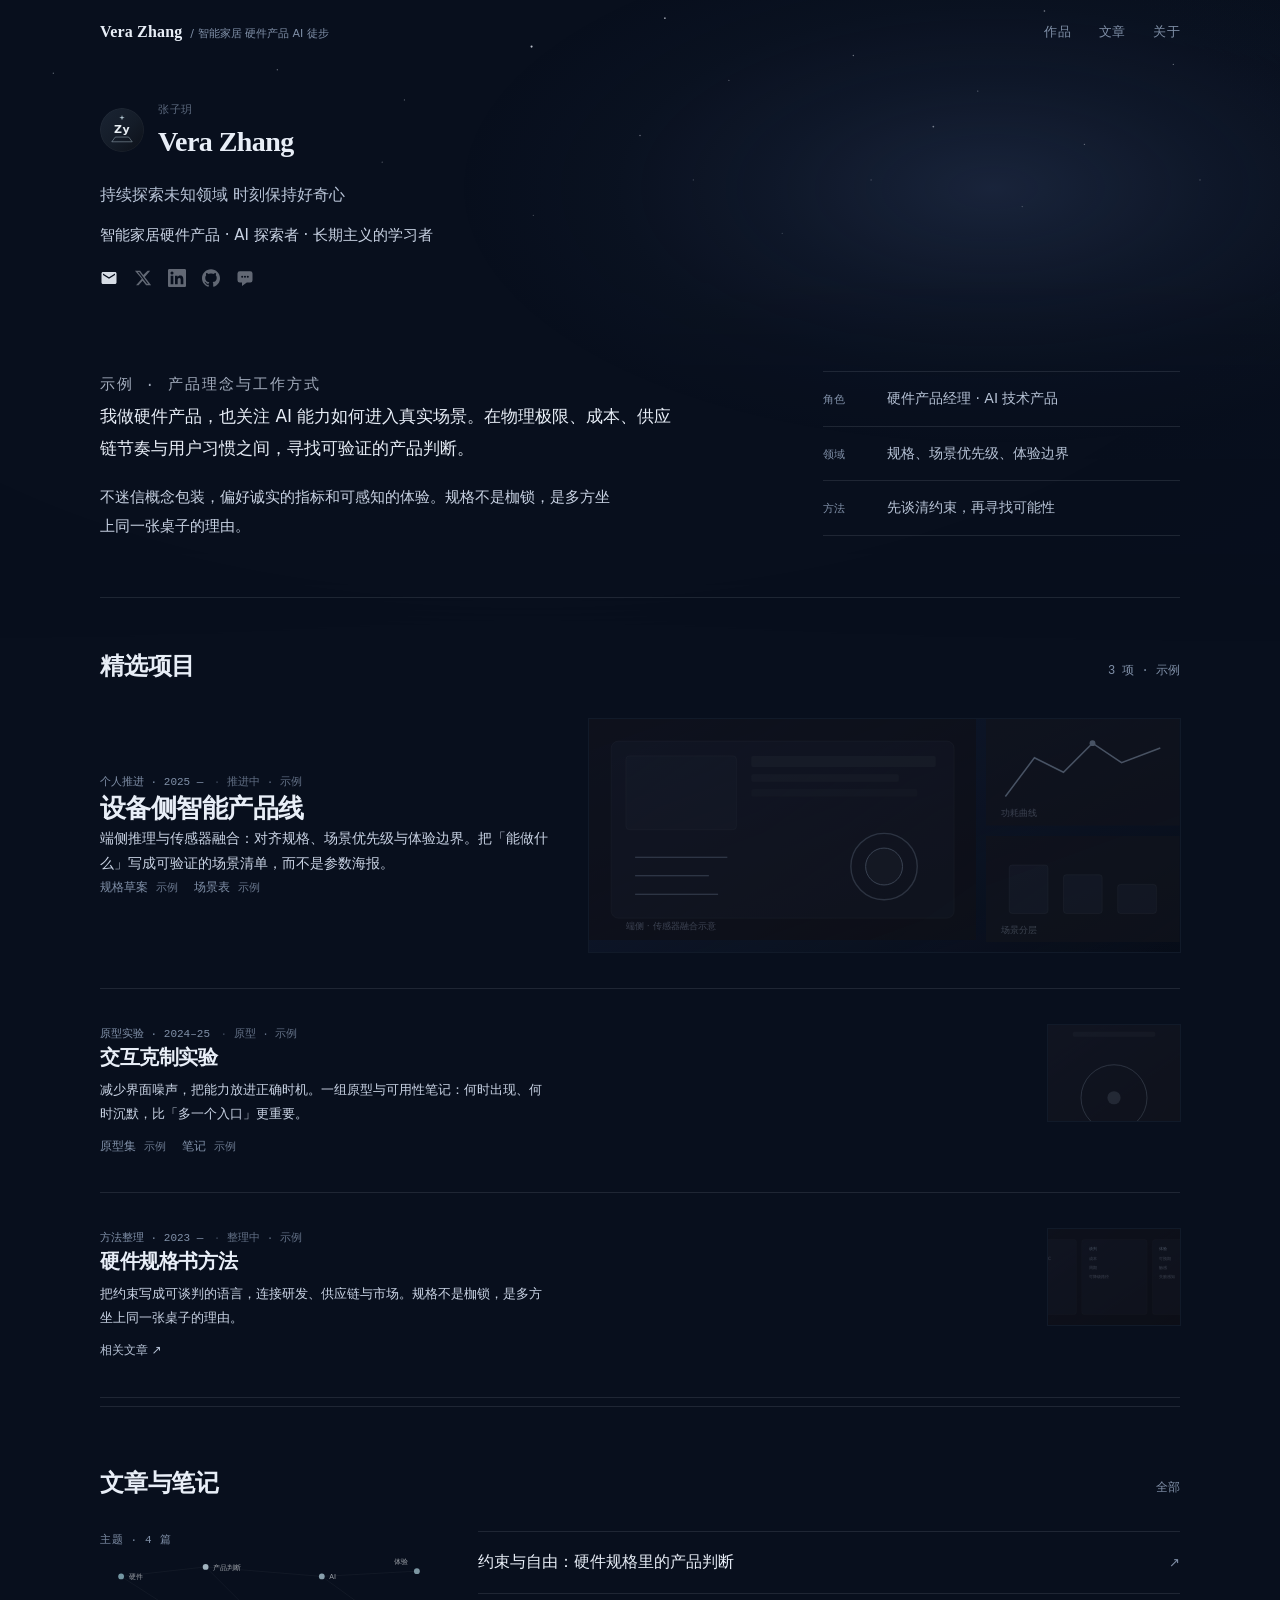
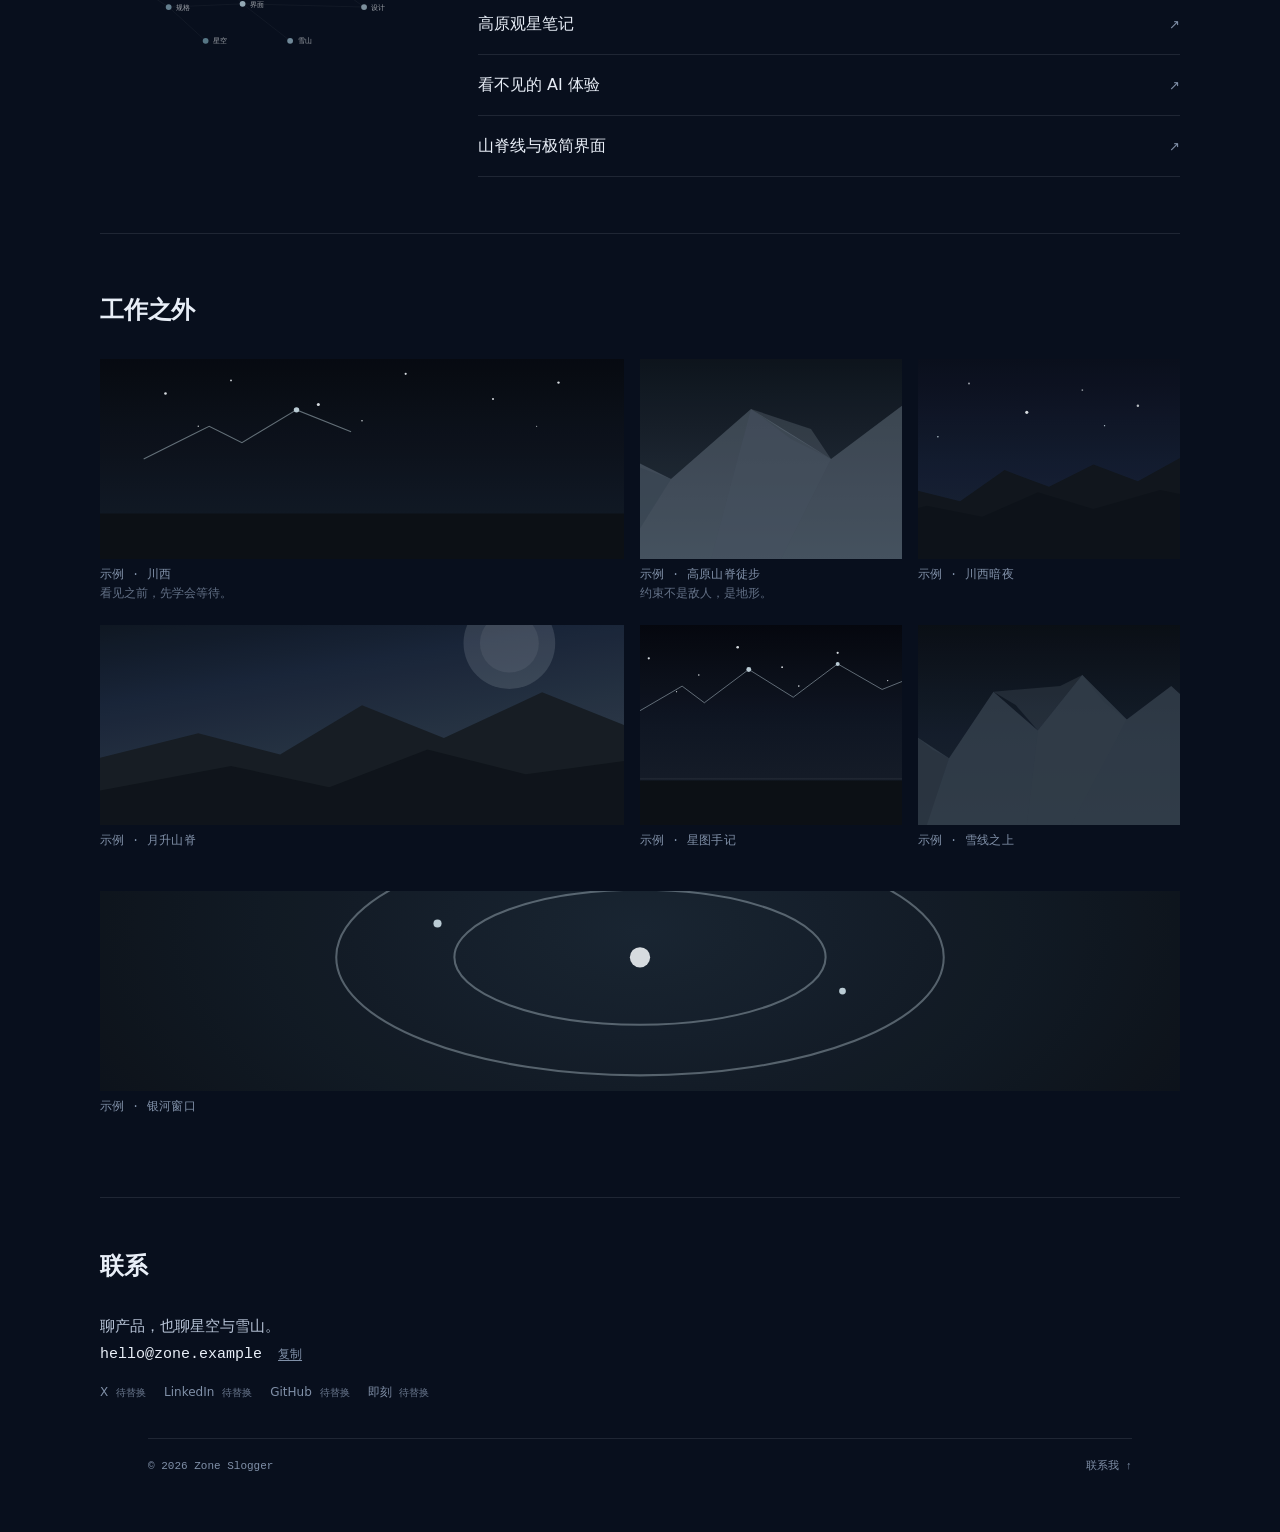
<file: index.html>
<!DOCTYPE html>
<html lang="zh-CN">
<head>
  <meta charset="UTF-8" />
  <meta name="viewport" content="width=device-width, initial-scale=1" />
  <meta name="description" content="Zone Slogger — 硬件产品经理 + AI 技术产品。产品、星空与雪山。" />
  <meta name="theme-color" content="#080F1D" />
  <title>Zone Slogger</title>
  <link rel="icon" href="data:image/svg+xml,%3Csvg xmlns='http://www.w3.org/2000/svg' viewBox='0 0 32 32'%3E%3Crect width='32' height='32' fill='%23080F1D'/%3E%3Cpath d='M16 6l1.2 3.8L21 11l-3.8 1.2L16 16l-1.2-3.8L11 11l3.8-1.2L16 6z' fill='%23c8dde8'/%3E%3Cpath d='M6 24h20l-4-6H10l-4 6z' fill='none' stroke='%23c8dde8' stroke-width='1.25'/%3E%3C/svg%3E" />
  <link rel="stylesheet" href="assets/styles.css" />
  <link rel="stylesheet" href="assets/home.css" />
</head>
<body class="home">
  <a class="skip-link" href="#main">跳到主要内容</a>

  <header class="topbar" id="top">
    <div class="topbar__inner">
      <a class="wordmark" href="#top">
        <span class="wordmark__name">Vera Zhang</span>
        <span class="wordmark__suffix">/ 智能家居 硬件产品 AI  徒步</span>
      </a>
      <button class="nav-toggle" type="button" aria-expanded="false" aria-controls="site-nav" aria-label="打开菜单">
        <span class="nav-toggle__bars" aria-hidden="true"></span>
      </button>
      <nav class="topnav" id="site-nav" aria-label="站点导航">
        <a href="#work">作品</a>
        <a href="#writing">文章</a>
        <a href="#about">关于</a>
      </nav>
    </div>
  </header>

  <!-- Full-bleed atmosphere (not clipped by .shell) -->
  <div class="sky" aria-hidden="true">
    <div class="sky__glow"></div>
    <div class="sky__vignette"></div>
        <svg class="sky__stars" viewBox="0 0 1440 720" preserveAspectRatio="xMidYMid slice" aria-hidden="true">
          <circle cx="86" cy="64" r="1.3" opacity="0.90"/>
          <circle cx="168" cy="128" r="0.8" opacity="0.48"/>
          <circle cx="240" cy="52" r="1.1" opacity="0.72"/>
          <circle cx="312" cy="176" r="0.75" opacity="0.42"/>
          <circle cx="390" cy="96" r="1.55" opacity="0.95"/>
          <circle cx="455" cy="210" r="0.7" opacity="0.38"/>
          <circle cx="520" cy="70" r="0.9" opacity="0.55"/>
          <circle cx="598" cy="150" r="1.2" opacity="0.80"/>
          <circle cx="670" cy="40" r="0.8" opacity="0.50"/>
          <circle cx="748" cy="118" r="1.0" opacity="0.62"/>
          <circle cx="820" cy="188" r="0.7" opacity="0.36"/>
          <circle cx="890" cy="78" r="1.35" opacity="0.88"/>
          <circle cx="960" cy="160" r="0.8" opacity="0.45"/>
          <circle cx="1035" cy="55" r="1.1" opacity="0.68"/>
          <circle cx="1100" cy="200" r="0.75" opacity="0.40"/>
          <circle cx="1175" cy="110" r="0.9" opacity="0.52"/>
          <circle cx="1250" cy="48" r="1.2" opacity="0.78"/>
          <circle cx="1320" cy="170" r="0.7" opacity="0.42"/>
          <circle cx="1380" cy="90" r="0.85" opacity="0.50"/>
          <circle cx="140" cy="240" r="0.7" opacity="0.34"/>
          <circle cx="430" cy="280" r="0.75" opacity="0.32"/>
          <circle cx="720" cy="250" r="0.9" opacity="0.40"/>
          <circle cx="980" cy="300" r="0.7" opacity="0.30"/>
          <circle cx="1220" cy="260" r="0.8" opacity="0.36"/>
          <circle cx="60" cy="180" r="0.75" opacity="0.38"/>
          <circle cx="1050" cy="240" r="1.0" opacity="0.48"/>
          <circle cx="300" cy="320" r="0.7" opacity="0.28"/>
          <circle cx="600" cy="340" r="0.7" opacity="0.26"/>
          <circle cx="880" cy="360" r="0.7" opacity="0.24"/>
          <circle cx="1350" cy="300" r="0.75" opacity="0.32"/>
          <circle cx="200" cy="90" r="0.8" opacity="0.44"/>
          <circle cx="780" cy="300" r="0.7" opacity="0.28"/>
          <circle cx="1150" cy="330" r="0.75" opacity="0.30"/>
        </svg>
  </div>

  <div class="shell">
    <main id="main">
      <!-- Hero -->
      <section class="hero" aria-label="简介">
        <div class="hero__content">
          <div class="hero__identity">
<div class="hero__avatar" aria-hidden="true">
          <svg viewBox="0 0 112 112" role="img" aria-label="Zy">
            <defs>
              <linearGradient id="avGrad" x1="0" y1="0" x2="1" y2="1">
                <stop offset="0%" stop-color="#1a2433"/>
                <stop offset="55%" stop-color="#141c28"/>
                <stop offset="100%" stop-color="#0c1018"/>
              </linearGradient>
            </defs>
            <circle cx="56" cy="56" r="56" fill="url(#avGrad)"/>
            <circle cx="56" cy="56" r="55" fill="none" stroke="#ffffff18" stroke-width="1"/>
            <path d="M56 18l1.6 5L63 24.6l-5.4 1.7L56 31.4l-1.6-5.1L49 24.6l5.4-1.6L56 18z" fill="#c8dde8" opacity="0.85"/>
            <text x="56" y="64" text-anchor="middle" fill="#e8eef3" font-family="system-ui,sans-serif" font-size="28" font-weight="600" letter-spacing="1">Zy</text>
            <path d="M30 86h52l-9-12H39L30 86z" fill="none" stroke="#c8dde8" stroke-width="1.4" opacity="0.7"/>
          </svg>
        </div>
            <div class="hero__who">
        <p class="hero__eyebrow">张子玥</p>
              <h1 class="hero__name">Vera Zhang</h1>
            </div>
          </div>
        <p class="hero__headline">持续探索未知领域 时刻保持好奇心</p>
          <p class="hero__bio">智能家居硬件产品 · AI 探索者 · 长期主义的学习者</p>
          <div class="hero__meta">
            <div class="hero__social" aria-label="社交链接">
              <a class="icon-link" href="mailto:hello@zone.example" title="邮箱" aria-label="邮箱">
                <svg viewBox="0 0 24 24" width="17" height="17" aria-hidden="true"><path fill="currentColor" d="M20 4H4c-1.1 0-2 .9-2 2v12c0 1.1.9 2 2 2h16c1.1 0 2-.9 2-2V6c0-1.1-.9-2-2-2zm0 4-8 5L4 8V6l8 5 8-5v2z"/></svg>
              </a>
              <a class="icon-link pending" href="#" title="待替换" aria-label="X（待替换）">
                <svg viewBox="0 0 24 24" width="17" height="17" aria-hidden="true"><path fill="currentColor" d="M18.244 2.25h3.308l-7.227 8.26 8.502 11.24H16.17l-4.714-6.231-5.401 6.231H2.744l7.727-8.828L1.254 2.25H8.08l4.258 5.686L18.244 2.25zm-1.161 17.52h1.833L7.084 4.126H5.117L17.083 19.77z"/></svg>
              </a>
              <a class="icon-link pending" href="#" title="待替换" aria-label="LinkedIn（待替换）">
                <svg viewBox="0 0 24 24" width="17" height="17" aria-hidden="true"><path fill="currentColor" d="M20.447 20.452h-3.554v-5.569c0-1.328-.027-3.037-1.852-3.037-1.853 0-2.136 1.445-2.136 2.939v5.667H9.351V9h3.414v1.561h.046c.477-.9 1.637-1.85 3.37-1.85 3.601 0 4.267 2.37 4.267 5.455v6.286zM5.337 7.433a2.062 2.062 0 01-2.063-2.065 2.064 2.064 0 112.063 2.065zm1.782 13.019H3.555V9h3.564v11.452zM22.225 0H1.771C.792 0 0 .774 0 1.729v20.542C0 23.227.792 24 1.771 24h20.451C23.2 24 24 23.227 24 22.271V1.729C24 .774 23.2 0 22.222 0h.003z"/></svg>
              </a>
              <a class="icon-link pending" href="#" title="待替换" aria-label="GitHub（待替换）">
                <svg viewBox="0 0 24 24" width="17" height="17" aria-hidden="true"><path fill="currentColor" d="M12 .297c-6.63 0-12 5.373-12 12 0 5.303 3.438 9.8 8.205 11.385.6.113.82-.258.82-.577 0-.285-.01-1.04-.015-2.04-3.338.724-4.042-1.61-4.042-1.61C4.422 18.07 3.633 17.7 3.633 17.7c-1.087-.744.084-.729.084-.729 1.205.084 1.838 1.236 1.838 1.236 1.07 1.835 2.809 1.305 3.495.998.108-.776.417-1.305.76-1.605-2.665-.3-5.466-1.332-5.466-5.93 0-1.31.465-2.38 1.235-3.22-.135-.303-.54-1.523.105-3.176 0 0 1.005-.322 3.3 1.23.96-.267 1.98-.399 3-.405 1.02.006 2.04.138 3 .405 2.28-1.552 3.285-1.23 3.285-1.23.645 1.653.24 2.873.12 3.176.765.84 1.23 1.91 1.23 3.22 0 4.61-2.805 5.625-5.475 5.92.42.36.81 1.096.81 2.22 0 1.606-.015 2.896-.015 3.286 0 .315.21.69.825.57C20.565 22.092 24 17.592 24 12.297c0-6.627-5.373-12-12-12"/></svg>
              </a>
              <a class="icon-link pending" href="#" title="待替换" aria-label="即刻（待替换）">
                <svg viewBox="0 0 24 24" width="17" height="17" aria-hidden="true"><path fill="currentColor" d="M5 3h14a3 3 0 013 3v9a3 3 0 01-3 3h-4.6L8 22.5V18H5a3 3 0 01-3-3V6a3 3 0 013-3zm3.25 6.1a1.35 1.35 0 100 2.7 1.35 1.35 0 000-2.7zm3.75 0a1.35 1.35 0 100 2.7 1.35 1.35 0 000-2.7zm3.75 0a1.35 1.35 0 100 2.7 1.35 1.35 0 000-2.7z"/></svg>
              </a>
            </div>
          </div>
        </div>
      </section>

      <!-- About -->
      <section class="about" id="about" aria-labelledby="about-heading">
        <h2 class="sr-only" id="about-heading">关于</h2>
        <div class="about__grid">
          <div class="about__copy">
          <p class="about__label">示例 · 产品理念与工作方式</p>
            <p class="about__lede">我做硬件产品，也关注 AI 能力如何进入真实场景。在物理极限、成本、供应链节奏与用户习惯之间，寻找可验证的产品判断。</p>
            <p>不迷信概念包装，偏好诚实的指标和可感知的体验。规格不是枷锁，是多方坐上同一张桌子的理由。</p>
          </div>
          <div class="about__side">
            <dl class="about__facts">
            <div><dt>角色</dt><dd>硬件产品经理 · AI 技术产品</dd></div>
            <div><dt>领域</dt><dd>规格、场景优先级、体验边界</dd></div>
            <div><dt>方法</dt><dd>先谈清约束，再寻找可能性</dd></div>
            </dl>
          </div>
        </div>
      </section>

      <!-- Selected Work -->
      <section class="work" id="work" aria-labelledby="work-heading">
        <div class="sec-head">
          <h2 class="sec-head__title" id="work-heading">精选项目</h2>
          <span class="sec-head__meta">3 项 · 示例</span>
        </div>
        <div class="work__list">
        <article class="project">
          <div class="project__inner">
            <div class="project__text">
              <p class="project-eyebrow">个人推进 · 2025 — <span class="badge">推进中 · 示例</span></p>
              <h3 class="project-title">设备侧智能产品线</h3>
              <p class="project-desc">端侧推理与传感器融合：对齐规格、场景优先级与体验边界。把「能做什么」写成可验证的场景清单，而不是参数海报。</p>
              <div class="project-links">
                <span class="project-link muted">规格草案 <small>示例</small></span>
                <span class="project-link muted">场景表 <small>示例</small></span>
              </div>
            </div>
            <div class="project-band__media" aria-hidden="true">
              <div class="proj-visual proj-visual--main">
                <svg viewBox="0 0 420 240" preserveAspectRatio="xMidYMid slice">
                  <rect width="420" height="240" fill="#0a1220"/>
                  <rect x="24" y="24" width="372" height="192" rx="8" fill="#101c2e" stroke="#ffffff14"/>
                  <rect x="40" y="40" width="120" height="80" rx="4" fill="#162436" stroke="#ffffff12"/>
                  <rect x="176" y="40" width="200" height="12" rx="2" fill="#ffffff14"/>
                  <rect x="176" y="60" width="160" height="8" rx="2" fill="#ffffff10"/>
                  <rect x="176" y="76" width="180" height="8" rx="2" fill="#ffffff0a"/>
                  <g stroke="#A9CBE0" stroke-width="1.2" fill="none" opacity=".7">
                    <path d="M50 150 H150"/><path d="M50 170 H130"/><path d="M50 190 H140"/>
                  </g>
                  <circle cx="320" cy="160" r="36" fill="none" stroke="#A9CBE0" stroke-width="1.5" opacity=".5"/>
                  <circle cx="320" cy="160" r="20" fill="#A9CBE018" stroke="#A9CBE0" stroke-width="1" opacity=".8"/>
                  <text x="40" y="228" fill="#8a9bb0" font-size="10" font-family="system-ui,sans-serif">端侧 · 传感器融合示意</text>
                </svg>
              </div>
              <div class="proj-visual-stack">
                <div class="proj-visual">
                  <svg viewBox="0 0 200 110" preserveAspectRatio="xMidYMid slice">
                    <rect width="200" height="110" fill="#0e1a2c"/>
                    <path d="M20 80 L50 40 L80 55 L110 25 L140 45 L180 30" fill="none" stroke="#A9CBE0" stroke-width="1.5"/>
                    <circle cx="110" cy="25" r="3" fill="#A9CBE0"/>
                    <text x="16" y="100" fill="#8a9bb0" font-size="9" font-family="system-ui,sans-serif">功耗曲线</text>
                  </svg>
                </div>
                <div class="proj-visual">
                  <svg viewBox="0 0 200 110" preserveAspectRatio="xMidYMid slice">
                    <rect width="200" height="110" fill="#0e1a2c"/>
                    <rect x="24" y="30" width="40" height="50" rx="3" fill="#182840" stroke="#ffffff18"/>
                    <rect x="80" y="40" width="40" height="40" rx="3" fill="#182840" stroke="#ffffff18"/>
                    <rect x="136" y="50" width="40" height="30" rx="3" fill="#182840" stroke="#ffffff18"/>
                    <text x="16" y="100" fill="#8a9bb0" font-size="9" font-family="system-ui,sans-serif">场景分层</text>
                  </svg>
                </div>
              </div>
            </div>
          </div>
        </article>

        <article class="project project--compact">
          <div class="project__inner">
            <div class="project__text">
              <p class="project-eyebrow">原型实验 · 2024–25 <span class="badge">原型 · 示例</span></p>
              <h3 class="project-title">交互克制实验</h3>
              <p class="project-desc">减少界面噪声，把能力放进正确时机。一组原型与可用性笔记：何时出现、何时沉默，比「多一个入口」更重要。</p>
              <div class="project-links">
                <span class="project-link muted">原型集 <small>示例</small></span>
                <span class="project-link muted">笔记 <small>示例</small></span>
              </div>
            </div>
            <div class="project-band__media project-band__media--posters project-band__media--thumb" aria-hidden="true">
              <div class="poster">
                <svg viewBox="0 0 160 220" preserveAspectRatio="xMidYMid slice">
                  <rect width="160" height="220" fill="#101c2e"/>
                  <rect x="20" y="40" width="120" height="8" rx="2" fill="#ffffff20"/>
                  <rect x="30" y="60" width="100" height="6" rx="2" fill="#ffffff12"/>
                  <rect x="40" y="100" width="80" height="80" rx="40" fill="none" stroke="#A9CBE0" stroke-width="1.2" opacity=".5"/>
                  <circle cx="80" cy="140" r="8" fill="#A9CBE0" opacity=".35"/>
                  <text x="80" y="200" text-anchor="middle" fill="#8a9bb0" font-size="10" font-family="system-ui,sans-serif">时机</text>
                </svg>
              </div>
              <div class="poster">
                <svg viewBox="0 0 160 220" preserveAspectRatio="xMidYMid slice">
                  <rect width="160" height="220" fill="#0c1524"/>
                  <path d="M30 180 L80 40 L130 180 Z" fill="none" stroke="#A9CBE0" stroke-width="1" opacity=".6"/>
                  <line x1="50" y1="140" x2="110" y2="140" stroke="#ffffff18"/>
                  <text x="80" y="200" text-anchor="middle" fill="#8a9bb0" font-size="10" font-family="system-ui,sans-serif">噪声</text>
                </svg>
              </div>
              <div class="poster">
                <svg viewBox="0 0 160 220" preserveAspectRatio="xMidYMid slice">
                  <rect width="160" height="220" fill="#121e30"/>
                  <g stroke="#ffffff14" stroke-width="1">
                    <line x1="20" y1="50" x2="140" y2="50"/><line x1="20" y1="80" x2="140" y2="80"/>
                    <line x1="20" y1="110" x2="140" y2="110"/><line x1="20" y1="140" x2="100" y2="140"/>
                  </g>
                  <rect x="20" y="50" width="60" height="4" fill="#A9CBE0" opacity=".4"/>
                  <text x="80" y="200" text-anchor="middle" fill="#8a9bb0" font-size="10" font-family="system-ui,sans-serif">克制</text>
                </svg>
              </div>
            </div>
          </div>
        </article>

        <article class="project project--compact">
          <div class="project__inner">
            <div class="project__text">
              <p class="project-eyebrow">方法整理 · 2023 — <span class="badge">整理中 · 示例</span></p>
              <h3 class="project-title">硬件规格书方法</h3>
              <p class="project-desc">把约束写成可谈判的语言，连接研发、供应链与市场。规格不是枷锁，是多方坐上同一张桌子的理由。</p>
              <div class="project-links">
                <a class="project-link" href="articles/constraint-and-freedom.html">相关文章 ↗</a>
              </div>
            </div>
            <div class="project-band__media project-band__media--thumb" aria-hidden="true">
              <div class="proj-visual proj-visual--wide">
                <svg viewBox="0 0 520 220" preserveAspectRatio="xMidYMid slice">
                  <rect width="520" height="220" fill="#0a1220"/>
                  <g font-family="system-ui,sans-serif" font-size="10" fill="#8a9bb0">
                    <rect x="24" y="24" width="150" height="172" rx="6" fill="#101c2e" stroke="#ffffff14"/>
                    <text x="40" y="48" fill="#A9CBE0">约束</text>
                    <text x="40" y="72">温度 −20～55℃</text>
                    <text x="40" y="92">功耗包络</text>
                    <text x="40" y="112">天线净空</text>
                    <rect x="186" y="24" width="150" height="172" rx="6" fill="#101c2e" stroke="#ffffff14"/>
                    <text x="202" y="48" fill="#A9CBE0">谈判</text>
                    <text x="202" y="72">成本</text>
                    <text x="202" y="92">周期</text>
                    <text x="202" y="112">可降级路径</text>
                    <rect x="348" y="24" width="150" height="172" rx="6" fill="#101c2e" stroke="#ffffff14"/>
                    <text x="364" y="48" fill="#A9CBE0">体验</text>
                    <text x="364" y="72">可预期</text>
                    <text x="364" y="92">触感</text>
                    <text x="364" y="112">失败感知</text>
                  </g>
                </svg>
              </div>
            </div>
          </div>
        </article>
        </div>
      </section>

      <!-- Journal -->
      <section class="journal" id="writing" aria-labelledby="writing-heading">
        <div class="sec-head">
          <h2 class="sec-head__title" id="writing-heading">文章与笔记</h2>
          <a class="sec-head__link" href="#writing">全部</a>
        </div>
        <div class="journal__layout">
          <div class="journal__map">
            <p class="journal__map-label">主题 · 4 篇</p>
          <div class="constellation" role="img" aria-label="文章主题星图：硬件、AI、星空、设计">
            <svg viewBox="0 0 640 220" class="constellation__svg" preserveAspectRatio="xMidYMid meet">
              <g stroke="#ffffff1a" stroke-width="1" fill="none">
                <line x1="40" y1="50" x2="200" y2="32"/>
                <line x1="200" y1="32" x2="420" y2="50"/>
                <line x1="420" y1="50" x2="600" y2="40"/>
                <line x1="40" y1="50" x2="130" y2="108"/>
                <line x1="200" y1="32" x2="270" y2="102"/>
                <line x1="420" y1="50" x2="500" y2="108"/>
                <line x1="130" y1="108" x2="270" y2="102"/>
                <line x1="270" y1="102" x2="500" y2="108"/>
                <line x1="130" y1="108" x2="200" y2="172"/>
                <line x1="270" y1="102" x2="360" y2="172"/>
              </g>
              <g font-family="system-ui,sans-serif" font-size="13" fill="#c4c8cd">
                <circle cx="40" cy="50" r="5.5" fill="#8eb8c4"/><text x="54" y="55">硬件</text>
                <circle cx="200" cy="32" r="5.5" fill="#c8dde8"/><text x="214" y="37">产品判断</text>
                <circle cx="420" cy="50" r="5.5" fill="#a8c4d0"/><text x="434" y="55">AI</text>
                <circle cx="600" cy="40" r="5.5" fill="#9ab8c4"/><text x="556" y="26">体验</text>
                <circle cx="130" cy="108" r="5.5" fill="#7a9aab"/><text x="144" y="113">规格</text>
                <circle cx="270" cy="102" r="5.5" fill="#b8d0dc"/><text x="284" y="107">界面</text>
                <circle cx="500" cy="108" r="5.5" fill="#9ab0bc"/><text x="514" y="113">设计</text>
                <circle cx="200" cy="172" r="5.5" fill="#6a90a0"/><text x="214" y="177">星空</text>
                <circle cx="360" cy="172" r="5.5" fill="#8aa8b8"/><text x="374" y="177">雪山</text>
              </g>
            </svg>
          </div>
          </div>
          <div class="journal__list">
            <ul class="post-list">
            <li>
              <a class="post-row" href="articles/constraint-and-freedom.html">
                <span class="post-row__title">约束与自由：硬件规格里的产品判断</span>
                <span class="post-row__chev" aria-hidden="true">↗</span>
              </a>
            </li>
            <li>
              <a class="post-row" href="articles/highland-stargazing-notes.html">
                <span class="post-row__title">高原观星笔记</span>
                <span class="post-row__chev" aria-hidden="true">↗</span>
              </a>
            </li>
            <li>
              <a class="post-row" href="articles/invisible-ai-ux.html">
                <span class="post-row__title">看不见的 AI 体验</span>
                <span class="post-row__chev" aria-hidden="true">↗</span>
              </a>
            </li>
            <li>
              <a class="post-row" href="articles/mountain-lines-minimal-ui.html">
                <span class="post-row__title">山脊线与极简界面</span>
                <span class="post-row__chev" aria-hidden="true">↗</span>
              </a>
            </li>
            </ul>
          </div>
        </div>
      </section>

      <!-- Beyond Work -->
      <section class="beyond" id="beyond" aria-labelledby="beyond-heading">
        <div class="sec-head">
          <h2 class="sec-head__title" id="beyond-heading">工作之外</h2>
        </div>
        <div class="beyond__wall" aria-label="照片墙">
          <figure class="photo-tile">
            <div class="photo-tile__frame" aria-hidden="true"><svg viewBox="0 0 480 200" preserveAspectRatio="xMidYMid slice">
                  <defs>
                    <linearGradient id="intSky" x1="0" y1="0" x2="0" y2="1">
                      <stop offset="0%" stop-color="#060a12"/><stop offset="100%" stop-color="#152030"/>
                    </linearGradient>
                  </defs>
                  <rect width="480" height="200" fill="url(#intSky)"/>
                  <g fill="#e8eef3"><circle cx="60" cy="40" r="1.2"/><circle cx="120" cy="28" r=".8"/><circle cx="200" cy="50" r="1.4"/><circle cx="280" cy="22" r="1"/><circle cx="360" cy="45" r=".9"/><circle cx="420" cy="30" r="1.1"/><circle cx="90" cy="70" r=".6"/><circle cx="240" cy="65" r=".7"/><circle cx="400" cy="70" r=".5"/></g>
                  <path d="M40 100 L100 70 L130 85 L180 55 L230 75" fill="none" stroke="#c8dde8" stroke-width="1" opacity=".5"/>
                  <circle cx="180" cy="55" r="2.5" fill="#c8dde8"/>
                  <path d="M0 200 V150 L480 150 V200 Z" fill="#0c1218"/>
                </svg></div>
            <figcaption class="photo-tile__cap">
              <span class="photo-tile__place">示例 · 川西</span>
              <span class="photo-tile__note">看见之前，先学会等待。</span>
            </figcaption>
          </figure>
          <figure class="photo-tile">
            <div class="photo-tile__frame" aria-hidden="true"><svg viewBox="0 0 480 200" preserveAspectRatio="xMidYMid slice">
                  <defs>
                    <linearGradient id="intRidge" x1="0" y1="0" x2="0" y2="1">
                      <stop offset="0%" stop-color="#0e1620"/><stop offset="100%" stop-color="#2a3848"/>
                    </linearGradient>
                  </defs>
                  <rect width="480" height="200" fill="url(#intRidge)"/>
                  <path d="M0 200 L80 90 L140 120 L220 50 L300 100 L380 40 L480 95 V200 Z" fill="#6a7a8a" opacity=".5"/>
                  <path d="M0 200 L80 90 L100 105 L140 120 L90 200 Z" fill="#3a4858" opacity=".55"/>
                  <path d="M220 50 L260 80 L300 100 L250 200 L180 200 Z" fill="#4a5868" opacity=".45"/>
                  <path d="M220 50 L250 70 L300 100 L280 70 Z" fill="#8a9aaa" opacity=".25"/>
                </svg></div>
            <figcaption class="photo-tile__cap">
              <span class="photo-tile__place">示例 · 高原山脊徒步</span>
              <span class="photo-tile__note">约束不是敌人，是地形。</span>
            </figcaption>
          </figure>
          <figure class="photo-tile">
            <div class="photo-tile__frame" aria-hidden="true"><svg viewBox="0 0 320 180" preserveAspectRatio="xMidYMid slice">
                <defs>
                  <linearGradient id="sky1" x1="0" y1="0" x2="0" y2="1">
                    <stop offset="0%" stop-color="#0a1020"/><stop offset="60%" stop-color="#152038"/><stop offset="100%" stop-color="#1c2a3a"/>
                  </linearGradient>
                </defs>
                <rect width="320" height="180" fill="url(#sky1)"/>
                <circle cx="40" cy="36" r="1.2" fill="#e8eef3" opacity=".9"/><circle cx="88" cy="22" r=".9" fill="#e8eef3" opacity=".7"/>
                <circle cx="140" cy="48" r="1.4" fill="#e8eef3"/><circle cx="190" cy="28" r=".8" fill="#e8eef3" opacity=".65"/>
                <circle cx="240" cy="42" r="1.1" fill="#e8eef3" opacity=".85"/><circle cx="280" cy="18" r="1" fill="#e8eef3" opacity=".75"/>
                <circle cx="60" cy="70" r=".7" fill="#c8dde8"/><circle cx="210" cy="60" r=".6" fill="#c8dde8"/>
                <path d="M0 180 L0 130 L40 118 L80 128 L120 100 L160 115 L200 95 L240 110 L280 88 L320 105 L320 180 Z" fill="#121820"/>
                <path d="M0 180 L0 145 L50 132 L100 142 L150 120 L200 135 L260 118 L320 130 L320 180 Z" fill="#0e141c" opacity=".9"/>
              </svg></div>
            <figcaption class="photo-tile__cap">
              <span class="photo-tile__place">示例 · 川西暗夜</span>
            </figcaption>
          </figure>
          <figure class="photo-tile">
            <div class="photo-tile__frame" aria-hidden="true"><svg viewBox="0 0 320 180" preserveAspectRatio="xMidYMid slice">
                <defs>
                  <linearGradient id="sky2" x1="0" y1="0" x2="0.3" y2="1">
                    <stop offset="0%" stop-color="#081018"/><stop offset="40%" stop-color="#1a2840"/><stop offset="100%" stop-color="#3a4a58"/>
                  </linearGradient>
                </defs>
                <rect width="320" height="180" fill="url(#sky2)"/>
                <ellipse cx="250" cy="40" rx="28" ry="28" fill="#dce6ef" opacity=".15"/>
                <ellipse cx="250" cy="40" rx="18" ry="18" fill="#e8eef3" opacity=".08"/>
                <path d="M0 180 V110 L60 95 L110 108 L160 78 L210 98 L270 70 L320 90 V180 Z" fill="#182028"/>
                <path d="M0 180 V130 L80 115 L140 128 L200 105 L260 120 L320 112 V180 Z" fill="#10161e"/>
              </svg></div>
            <figcaption class="photo-tile__cap">
              <span class="photo-tile__place">示例 · 月升山脊</span>
            </figcaption>
          </figure>
          <figure class="photo-tile">
            <div class="photo-tile__frame" aria-hidden="true"><svg viewBox="0 0 320 180" preserveAspectRatio="xMidYMid slice">
                <defs>
                  <linearGradient id="sky3" x1="0" y1="0" x2="0" y2="1">
                    <stop offset="0%" stop-color="#050810"/><stop offset="50%" stop-color="#101828"/><stop offset="100%" stop-color="#1a2230"/>
                  </linearGradient>
                </defs>
                <rect width="320" height="180" fill="url(#sky3)"/>
                <g fill="#e8eef3">
                  <circle cx="50" cy="30" r="1"/><circle cx="95" cy="45" r=".7"/><circle cx="130" cy="20" r="1.2"/>
                  <circle cx="170" cy="38" r=".8"/><circle cx="220" cy="25" r="1"/><circle cx="265" cy="50" r=".6"/>
                  <circle cx="300" cy="32" r=".9"/><circle cx="75" cy="60" r=".5"/><circle cx="185" cy="55" r=".7"/>
                </g>
                <path d="M20 90 L80 55 L100 70 L140 40 L180 65 L220 35 L260 58 L300 42" fill="none" stroke="#c8dde8" stroke-width=".8" opacity=".55"/>
                <circle cx="140" cy="40" r="2.2" fill="#c8dde8"/><circle cx="220" cy="35" r="1.8" fill="#c8dde8"/>
                <path d="M0 180 V140 L320 140 V180 Z" fill="#0c1218"/>
                <rect x="0" y="138" width="320" height="1" fill="#ffffff14"/>
              </svg></div>
            <figcaption class="photo-tile__cap">
              <span class="photo-tile__place">示例 · 星图手记</span>
            </figcaption>
          </figure>
          <figure class="photo-tile">
            <div class="photo-tile__frame" aria-hidden="true"><svg viewBox="0 0 320 180" preserveAspectRatio="xMidYMid slice">
                <defs>
                  <linearGradient id="sky4" x1="0" y1="0" x2="0" y2="1">
                    <stop offset="0%" stop-color="#0a1018"/><stop offset="55%" stop-color="#152030"/><stop offset="100%" stop-color="#1c2836"/>
                  </linearGradient>
                </defs>
                <rect width="320" height="180" fill="url(#sky4)"/>
                <path d="M0 180 L40 100 L70 120 L110 60 L150 95 L190 45 L230 85 L270 55 L320 100 V180 Z" fill="#3e4c5c" opacity=".7"/>
                <path d="M0 180 L40 100 L55 112 L70 120 L50 180 Z" fill="#2a3644" opacity=".65"/>
                <path d="M150 95 L190 45 L210 70 L230 85 L180 180 L140 180 Z" fill="#344250" opacity=".6"/>
                <path d="M110 60 L130 72 L150 95 L190 45 L170 55 Z" fill="#6a7a8a" opacity=".22"/>
              </svg></div>
            <figcaption class="photo-tile__cap">
              <span class="photo-tile__place">示例 · 雪线之上</span>
            </figcaption>
          </figure>
          <figure class="photo-tile photo-tile--full">
            <div class="photo-tile__frame" aria-hidden="true"><svg viewBox="0 0 320 180" preserveAspectRatio="xMidYMid slice">
                <defs>
                  <radialGradient id="sky5" cx="50%" cy="40%" r="70%">
                    <stop offset="0%" stop-color="#1a2838"/><stop offset="100%" stop-color="#0a1018"/>
                  </radialGradient>
                </defs>
                <rect width="320" height="180" fill="url(#sky5)"/>
                <g stroke="#c8dde8" stroke-width=".6" fill="none" opacity=".4">
                  <ellipse cx="160" cy="80" rx="90" ry="35"/><ellipse cx="160" cy="80" rx="55" ry="20"/>
                </g>
                <circle cx="160" cy="80" r="3" fill="#e8eef3"/>
                <circle cx="100" cy="70" r="1.2" fill="#c8dde8"/><circle cx="220" cy="90" r="1" fill="#c8dde8"/>
                <circle cx="140" cy="50" r=".8" fill="#e8eef3"/><circle cx="190" cy="55" r=".7" fill="#e8eef3"/>
                <path d="M0 180 V150 Q80 130 160 148 T320 145 V180 Z" fill="#10161e"/>
              </svg></div>
            <figcaption class="photo-tile__cap">
              <span class="photo-tile__place">示例 · 银河窗口</span>
            </figcaption>
          </figure>
        </div>
      </section>

      <!-- Contact -->
      <section class="contact" id="contact" aria-labelledby="contact-heading">
        <div class="sec-head">
          <h2 class="sec-head__title" id="contact-heading">联系</h2>
        </div>
        <div class="social-card">
          <p class="social-card__note">聊产品，也聊星空与雪山。</p>
          <div class="email-row">
            <a id="emailText" href="mailto:hello@zone.example">hello@zone.example</a>
            <button id="copyEmail" type="button" data-email="hello@zone.example">复制</button>
          </div>
          <p id="copyStatus" class="sr-only" role="status" aria-live="polite"></p>
          <ul class="social-pending" aria-label="社交账号待替换">
              <li><a href="#">X</a> <small>待替换</small></li>
              <li><a href="#">LinkedIn</a> <small>待替换</small></li>
              <li><a href="#">GitHub</a> <small>待替换</small></li>
              <li><a href="#">即刻</a> <small>待替换</small></li>
          </ul>
        </div>
      </section>
    </main>

    <footer class="site-foot">
      <span>© 2026 Zone Slogger</span>
      <a href="#contact">联系我 ↑</a>
    </footer>
  </div>

  <script src="assets/site.js"></script>
</body>
</html>
</file>
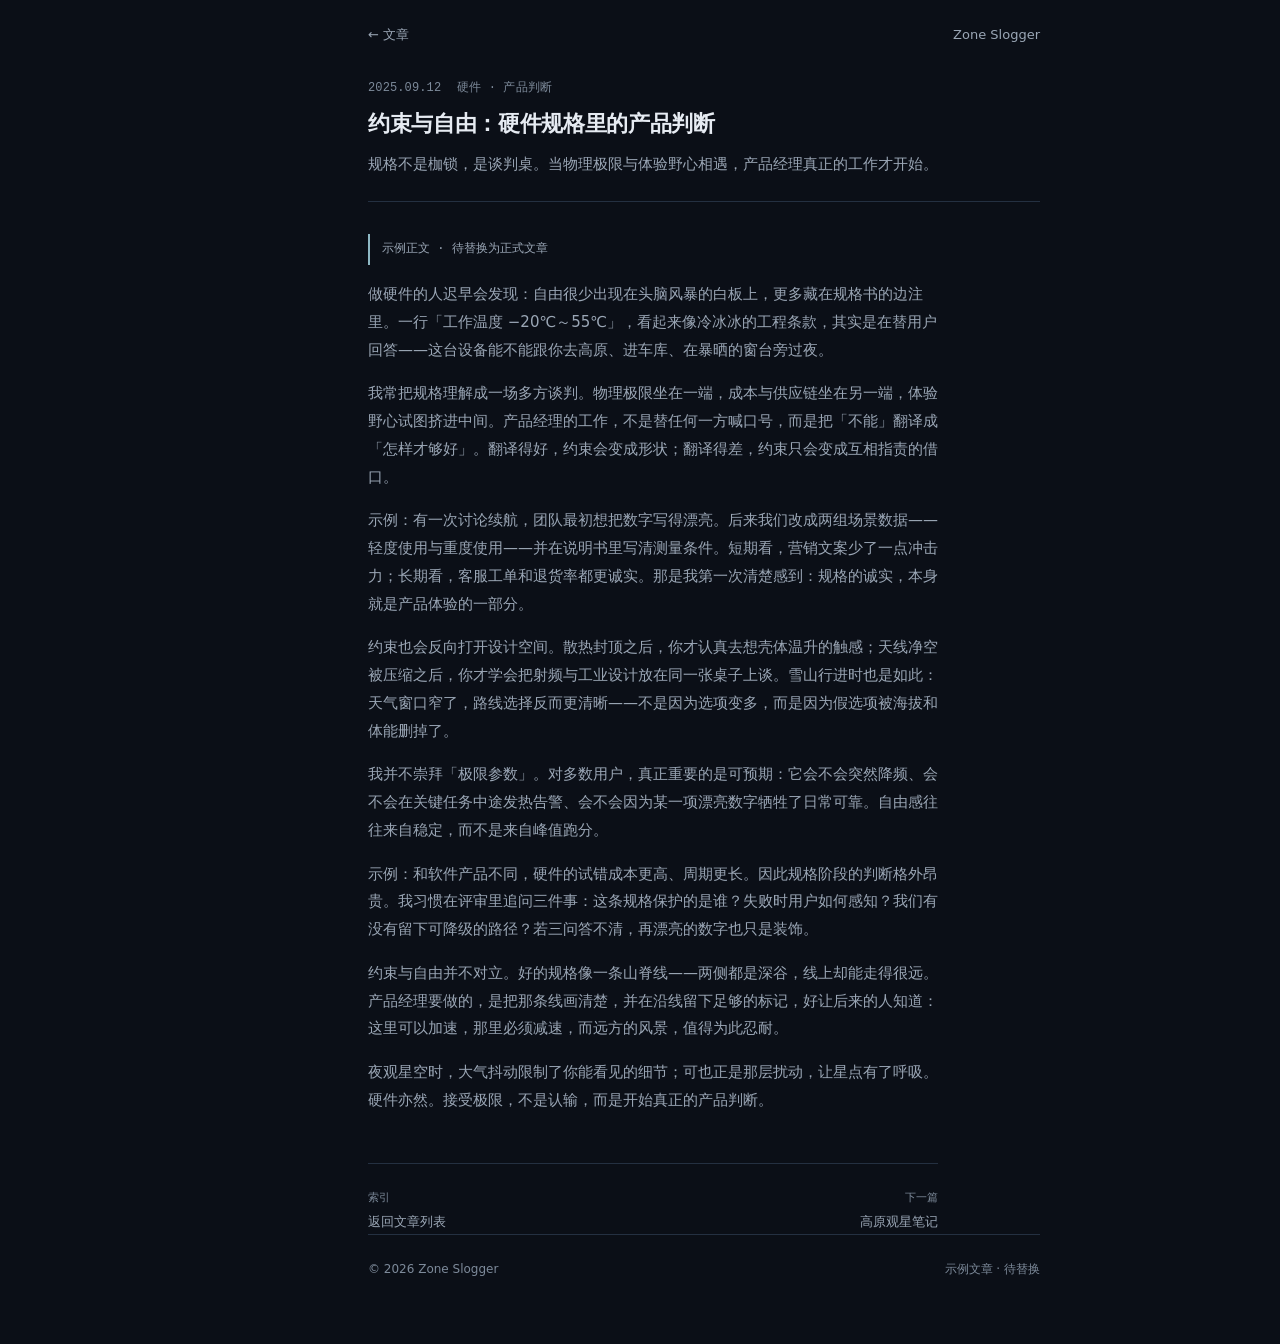
<file: articles/constraint-and-freedom.html>
<!DOCTYPE html>
<html lang="zh-CN">
<head>
  <meta charset="UTF-8" />
  <meta name="viewport" content="width=device-width, initial-scale=1" />
  <meta name="description" content="约束与自由：硬件规格里的产品判断 — Zone Slogger" />
  <meta name="theme-color" content="#0b0f17" />
  <title>约束与自由：硬件规格里的产品判断 — Zone Slogger</title>
  <link rel="icon" href="data:image/svg+xml,%3Csvg xmlns='http://www.w3.org/2000/svg' viewBox='0 0 32 32'%3E%3Crect width='32' height='32' fill='%230b0f17'/%3E%3Cpath d='M16 6l1.2 3.8L21 11l-3.8 1.2L16 16l-1.2-3.8L11 11l3.8-1.2L16 6z' fill='%238eb8c4'/%3E%3Cpath d='M6 24h20l-4-6H10l-4 6z' fill='none' stroke='%238eb8c4' stroke-width='1.25'/%3E%3C/svg%3E" />
  <link rel="stylesheet" href="../assets/styles.css" />
</head>
<body class="article-page">
  <a class="skip-link" href="#article-main">跳到正文</a>

  <div class="page">
    <nav class="article-nav" aria-label="文章导航">
      <a href="../index.html#writing">← 文章</a>
      <a href="../index.html">Zone Slogger</a>
    </nav>

    <main id="article-main">
      <header class="article-header">
        <div class="article-header__meta">
          <time class="meta" datetime="2025-09-12">2025.09.12</time>
          <span class="meta">硬件 · 产品判断</span>
        </div>
        <h1>约束与自由：硬件规格里的产品判断</h1>
        <p class="article-deck">规格不是枷锁，是谈判桌。当物理极限与体验野心相遇，产品经理真正的工作才开始。</p>
      </header>

      <article class="article-body">

      <p class="sample-note">示例正文 · 待替换为正式文章</p>

<p>
        做硬件的人迟早会发现：自由很少出现在头脑风暴的白板上，更多藏在规格书的边注里。一行「工作温度 −20℃～55℃」，看起来像冷冰冰的工程条款，其实是在替用户回答——这台设备能不能跟你去高原、进车库、在暴晒的窗台旁过夜。
      </p>
<p>
        我常把规格理解成一场多方谈判。物理极限坐在一端，成本与供应链坐在另一端，体验野心试图挤进中间。产品经理的工作，不是替任何一方喊口号，而是把「不能」翻译成「怎样才够好」。翻译得好，约束会变成形状；翻译得差，约束只会变成互相指责的借口。
      </p>
<p>
        示例：有一次讨论续航，团队最初想把数字写得漂亮。后来我们改成两组场景数据——轻度使用与重度使用——并在说明书里写清测量条件。短期看，营销文案少了一点冲击力；长期看，客服工单和退货率都更诚实。那是我第一次清楚感到：规格的诚实，本身就是产品体验的一部分。
      </p>
<p>
        约束也会反向打开设计空间。散热封顶之后，你才认真去想壳体温升的触感；天线净空被压缩之后，你才学会把射频与工业设计放在同一张桌子上谈。雪山行进时也是如此：天气窗口窄了，路线选择反而更清晰——不是因为选项变多，而是因为假选项被海拔和体能删掉了。
      </p>
<p>
        我并不崇拜「极限参数」。对多数用户，真正重要的是可预期：它会不会突然降频、会不会在关键任务中途发热告警、会不会因为某一项漂亮数字牺牲了日常可靠。自由感往往来自稳定，而不是来自峰值跑分。
      </p>
<p>
        示例：和软件产品不同，硬件的试错成本更高、周期更长。因此规格阶段的判断格外昂贵。我习惯在评审里追问三件事：这条规格保护的是谁？失败时用户如何感知？我们有没有留下可降级的路径？若三问答不清，再漂亮的数字也只是装饰。
      </p>
<p>
        约束与自由并不对立。好的规格像一条山脊线——两侧都是深谷，线上却能走得很远。产品经理要做的，是把那条线画清楚，并在沿线留下足够的标记，好让后来的人知道：这里可以加速，那里必须减速，而远方的风景，值得为此忍耐。
      </p>
<p>
        夜观星空时，大气抖动限制了你能看见的细节；可也正是那层扰动，让星点有了呼吸。硬件亦然。接受极限，不是认输，而是开始真正的产品判断。
      </p>
        <nav class="article-end" aria-label="上下篇">
          <a class="dir" href="../index.html#writing"><span>索引</span>返回文章列表</a>
          <a class="dir dir--next" href="highland-stargazing-notes.html"><span>下一篇</span>高原观星笔记</a>
        </nav>
      </article>
    </main>

    <footer class="site-footer">
      <span>© 2026 Zone Slogger</span>
      <span>示例文章 · 待替换</span>
    </footer>
  </div>
</body>
</html>
</file>
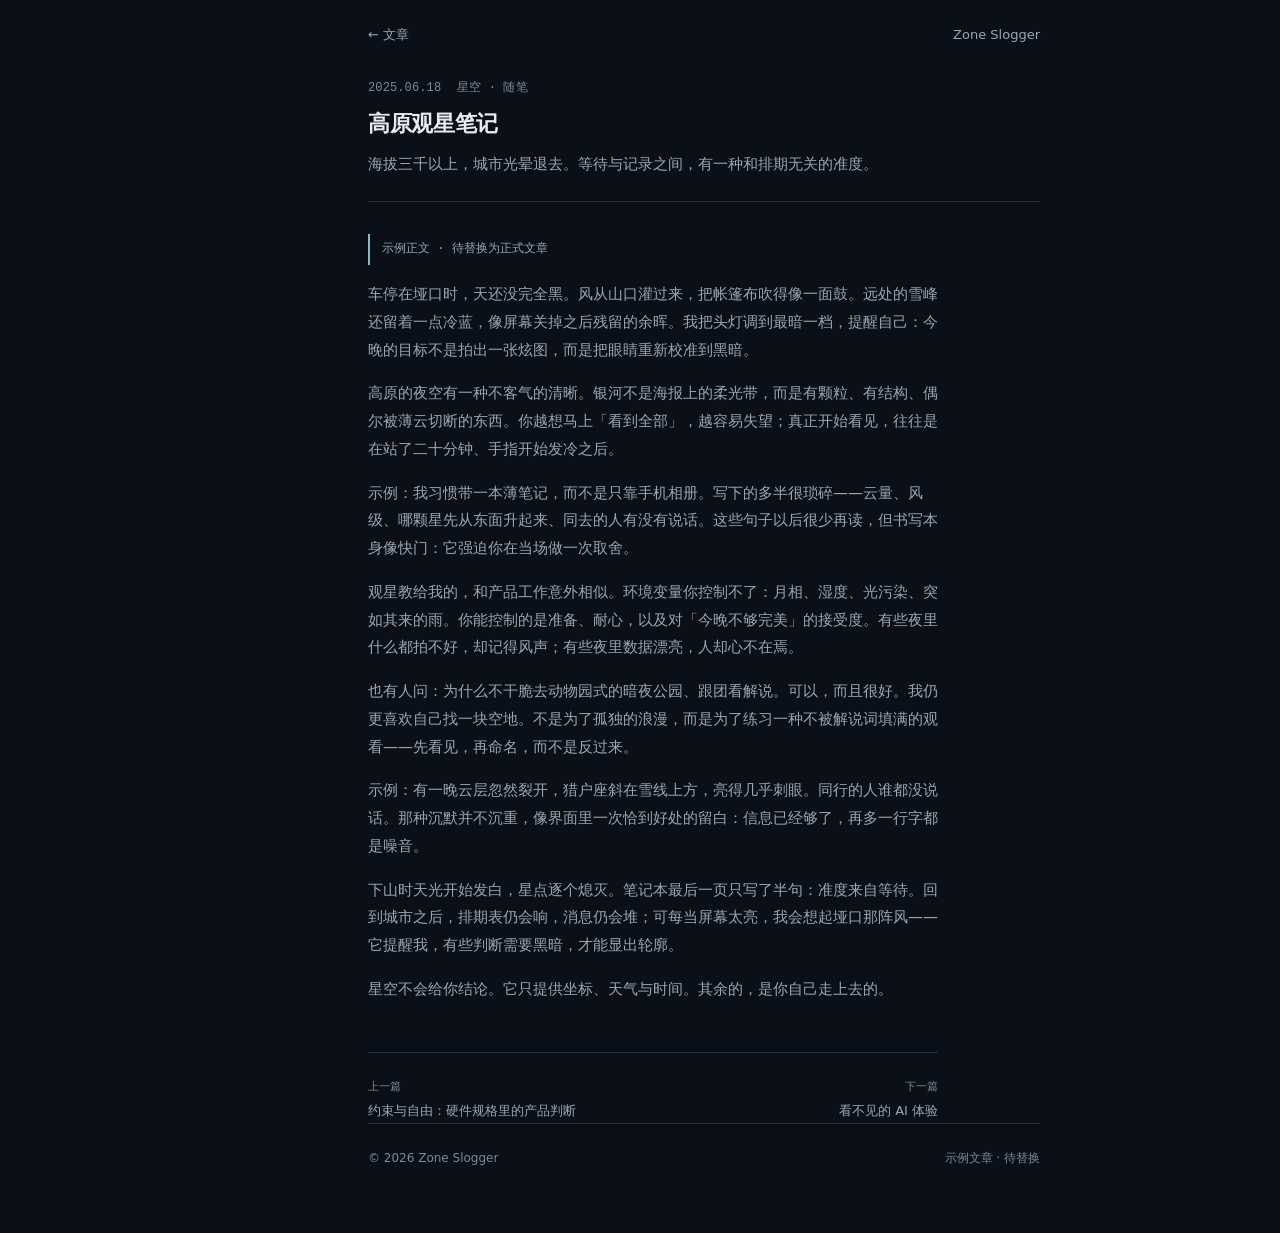
<file: articles/highland-stargazing-notes.html>
<!DOCTYPE html>
<html lang="zh-CN">
<head>
  <meta charset="UTF-8" />
  <meta name="viewport" content="width=device-width, initial-scale=1" />
  <meta name="description" content="高原观星笔记 — Zone Slogger" />
  <meta name="theme-color" content="#0b0f17" />
  <title>高原观星笔记 — Zone Slogger</title>
  <link rel="icon" href="data:image/svg+xml,%3Csvg xmlns='http://www.w3.org/2000/svg' viewBox='0 0 32 32'%3E%3Crect width='32' height='32' fill='%230b0f17'/%3E%3Cpath d='M16 6l1.2 3.8L21 11l-3.8 1.2L16 16l-1.2-3.8L11 11l3.8-1.2L16 6z' fill='%238eb8c4'/%3E%3Cpath d='M6 24h20l-4-6H10l-4 6z' fill='none' stroke='%238eb8c4' stroke-width='1.25'/%3E%3C/svg%3E" />
  <link rel="stylesheet" href="../assets/styles.css" />
</head>
<body class="article-page">
  <a class="skip-link" href="#article-main">跳到正文</a>

  <div class="page">
    <nav class="article-nav" aria-label="文章导航">
      <a href="../index.html#writing">← 文章</a>
      <a href="../index.html">Zone Slogger</a>
    </nav>

    <main id="article-main">
      <header class="article-header">
        <div class="article-header__meta">
          <time class="meta" datetime="2025-06-18">2025.06.18</time>
          <span class="meta">星空 · 随笔</span>
        </div>
        <h1>高原观星笔记</h1>
        <p class="article-deck">海拔三千以上，城市光晕退去。等待与记录之间，有一种和排期无关的准度。</p>
      </header>

      <article class="article-body">

      <p class="sample-note">示例正文 · 待替换为正式文章</p>

<p>
        车停在垭口时，天还没完全黑。风从山口灌过来，把帐篷布吹得像一面鼓。远处的雪峰还留着一点冷蓝，像屏幕关掉之后残留的余晖。我把头灯调到最暗一档，提醒自己：今晚的目标不是拍出一张炫图，而是把眼睛重新校准到黑暗。
      </p>
<p>
        高原的夜空有一种不客气的清晰。银河不是海报上的柔光带，而是有颗粒、有结构、偶尔被薄云切断的东西。你越想马上「看到全部」，越容易失望；真正开始看见，往往是在站了二十分钟、手指开始发冷之后。
      </p>
<p>
        示例：我习惯带一本薄笔记，而不是只靠手机相册。写下的多半很琐碎——云量、风级、哪颗星先从东面升起来、同去的人有没有说话。这些句子以后很少再读，但书写本身像快门：它强迫你在当场做一次取舍。
      </p>
<p>
        观星教给我的，和产品工作意外相似。环境变量你控制不了：月相、湿度、光污染、突如其来的雨。你能控制的是准备、耐心，以及对「今晚不够完美」的接受度。有些夜里什么都拍不好，却记得风声；有些夜里数据漂亮，人却心不在焉。
      </p>
<p>
        也有人问：为什么不干脆去动物园式的暗夜公园、跟团看解说。可以，而且很好。我仍更喜欢自己找一块空地。不是为了孤独的浪漫，而是为了练习一种不被解说词填满的观看——先看见，再命名，而不是反过来。
      </p>
<p>
        示例：有一晚云层忽然裂开，猎户座斜在雪线上方，亮得几乎刺眼。同行的人谁都没说话。那种沉默并不沉重，像界面里一次恰到好处的留白：信息已经够了，再多一行字都是噪音。
      </p>
<p>
        下山时天光开始发白，星点逐个熄灭。笔记本最后一页只写了半句：准度来自等待。回到城市之后，排期表仍会响，消息仍会堆；可每当屏幕太亮，我会想起垭口那阵风——它提醒我，有些判断需要黑暗，才能显出轮廓。
      </p>
<p>
        星空不会给你结论。它只提供坐标、天气与时间。其余的，是你自己走上去的。
      </p>
        <nav class="article-end" aria-label="上下篇">
          <a class="dir" href="constraint-and-freedom.html"><span>上一篇</span>约束与自由：硬件规格里的产品判断</a>
          <a class="dir dir--next" href="invisible-ai-ux.html"><span>下一篇</span>看不见的 AI 体验</a>
        </nav>
      </article>
    </main>

    <footer class="site-footer">
      <span>© 2026 Zone Slogger</span>
      <span>示例文章 · 待替换</span>
    </footer>
  </div>
</body>
</html>
</file>
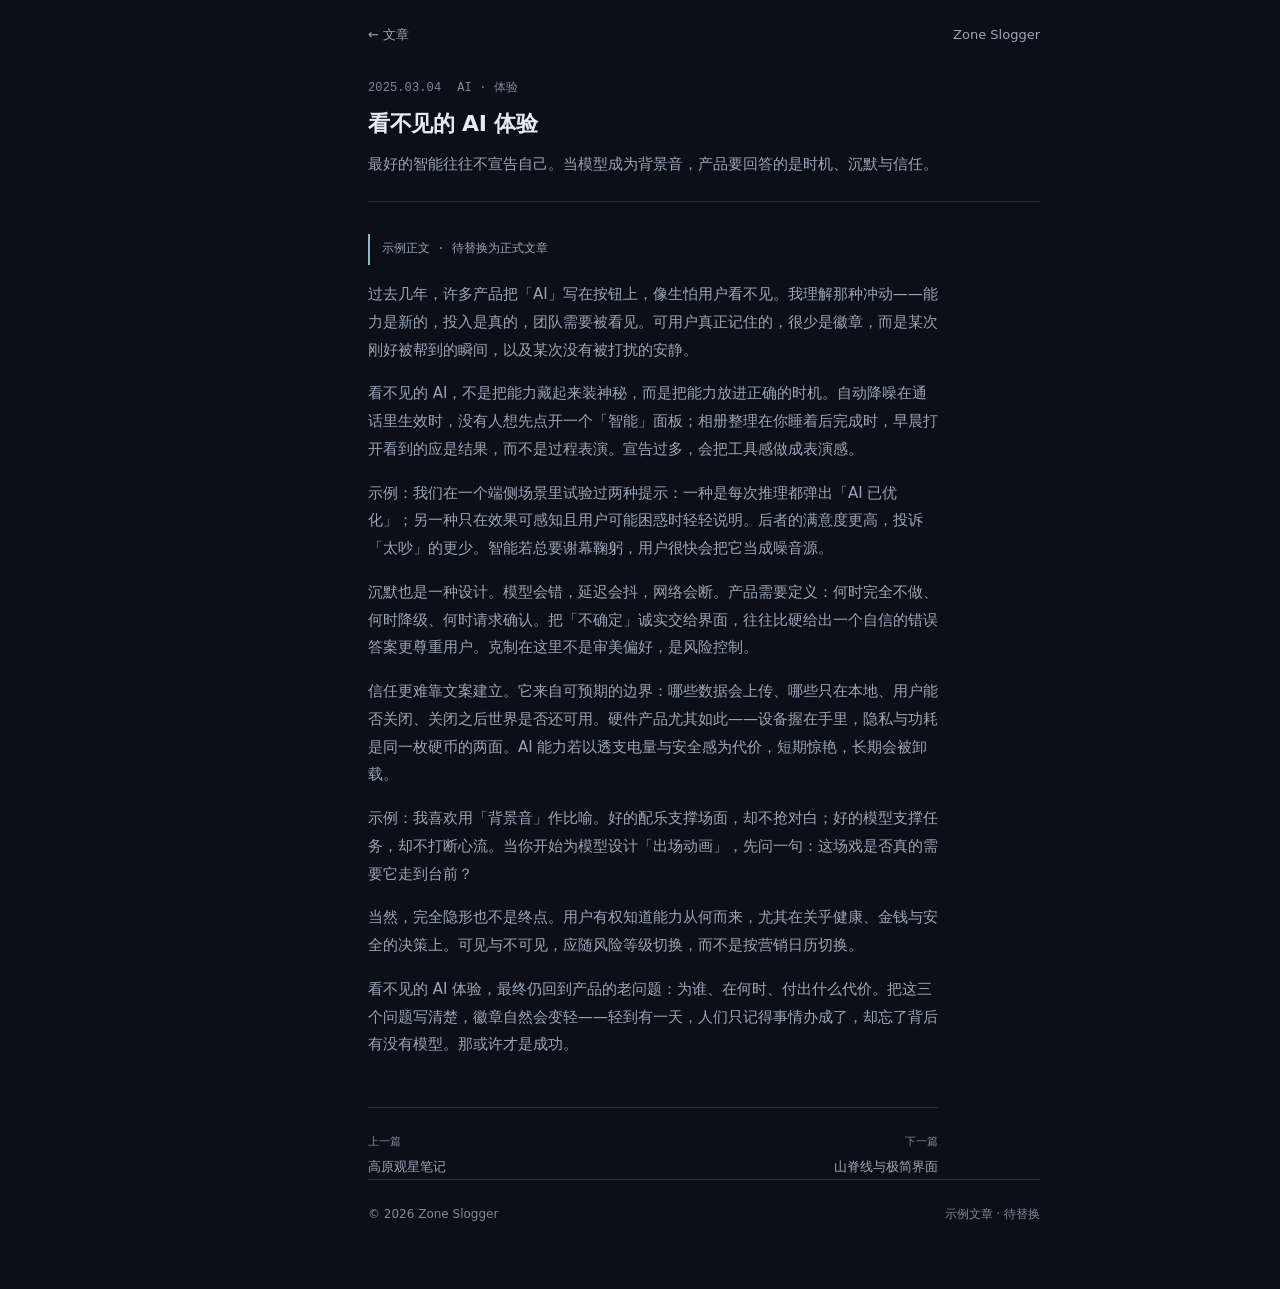
<file: articles/invisible-ai-ux.html>
<!DOCTYPE html>
<html lang="zh-CN">
<head>
  <meta charset="UTF-8" />
  <meta name="viewport" content="width=device-width, initial-scale=1" />
  <meta name="description" content="看不见的 AI 体验 — Zone Slogger" />
  <meta name="theme-color" content="#0b0f17" />
  <title>看不见的 AI 体验 — Zone Slogger</title>
  <link rel="icon" href="data:image/svg+xml,%3Csvg xmlns='http://www.w3.org/2000/svg' viewBox='0 0 32 32'%3E%3Crect width='32' height='32' fill='%230b0f17'/%3E%3Cpath d='M16 6l1.2 3.8L21 11l-3.8 1.2L16 16l-1.2-3.8L11 11l3.8-1.2L16 6z' fill='%238eb8c4'/%3E%3Cpath d='M6 24h20l-4-6H10l-4 6z' fill='none' stroke='%238eb8c4' stroke-width='1.25'/%3E%3C/svg%3E" />
  <link rel="stylesheet" href="../assets/styles.css" />
</head>
<body class="article-page">
  <a class="skip-link" href="#article-main">跳到正文</a>

  <div class="page">
    <nav class="article-nav" aria-label="文章导航">
      <a href="../index.html#writing">← 文章</a>
      <a href="../index.html">Zone Slogger</a>
    </nav>

    <main id="article-main">
      <header class="article-header">
        <div class="article-header__meta">
          <time class="meta" datetime="2025-03-04">2025.03.04</time>
          <span class="meta">AI · 体验</span>
        </div>
        <h1>看不见的 AI 体验</h1>
        <p class="article-deck">最好的智能往往不宣告自己。当模型成为背景音，产品要回答的是时机、沉默与信任。</p>
      </header>

      <article class="article-body">

      <p class="sample-note">示例正文 · 待替换为正式文章</p>

<p>
        过去几年，许多产品把「AI」写在按钮上，像生怕用户看不见。我理解那种冲动——能力是新的，投入是真的，团队需要被看见。可用户真正记住的，很少是徽章，而是某次刚好被帮到的瞬间，以及某次没有被打扰的安静。
      </p>
<p>
        看不见的 AI，不是把能力藏起来装神秘，而是把能力放进正确的时机。自动降噪在通话里生效时，没有人想先点开一个「智能」面板；相册整理在你睡着后完成时，早晨打开看到的应是结果，而不是过程表演。宣告过多，会把工具感做成表演感。
      </p>
<p>
        示例：我们在一个端侧场景里试验过两种提示：一种是每次推理都弹出「AI 已优化」；另一种只在效果可感知且用户可能困惑时轻轻说明。后者的满意度更高，投诉「太吵」的更少。智能若总要谢幕鞠躬，用户很快会把它当成噪音源。
      </p>
<p>
        沉默也是一种设计。模型会错，延迟会抖，网络会断。产品需要定义：何时完全不做、何时降级、何时请求确认。把「不确定」诚实交给界面，往往比硬给出一个自信的错误答案更尊重用户。克制在这里不是审美偏好，是风险控制。
      </p>
<p>
        信任更难靠文案建立。它来自可预期的边界：哪些数据会上传、哪些只在本地、用户能否关闭、关闭之后世界是否还可用。硬件产品尤其如此——设备握在手里，隐私与功耗是同一枚硬币的两面。AI 能力若以透支电量与安全感为代价，短期惊艳，长期会被卸载。
      </p>
<p>
        示例：我喜欢用「背景音」作比喻。好的配乐支撑场面，却不抢对白；好的模型支撑任务，却不打断心流。当你开始为模型设计「出场动画」，先问一句：这场戏是否真的需要它走到台前？
      </p>
<p>
        当然，完全隐形也不是终点。用户有权知道能力从何而来，尤其在关乎健康、金钱与安全的决策上。可见与不可见，应随风险等级切换，而不是按营销日历切换。
      </p>
<p>
        看不见的 AI 体验，最终仍回到产品的老问题：为谁、在何时、付出什么代价。把这三个问题写清楚，徽章自然会变轻——轻到有一天，人们只记得事情办成了，却忘了背后有没有模型。那或许才是成功。
      </p>
        <nav class="article-end" aria-label="上下篇">
          <a class="dir" href="highland-stargazing-notes.html"><span>上一篇</span>高原观星笔记</a>
          <a class="dir dir--next" href="mountain-lines-minimal-ui.html"><span>下一篇</span>山脊线与极简界面</a>
        </nav>
      </article>
    </main>

    <footer class="site-footer">
      <span>© 2026 Zone Slogger</span>
      <span>示例文章 · 待替换</span>
    </footer>
  </div>
</body>
</html>
</file>
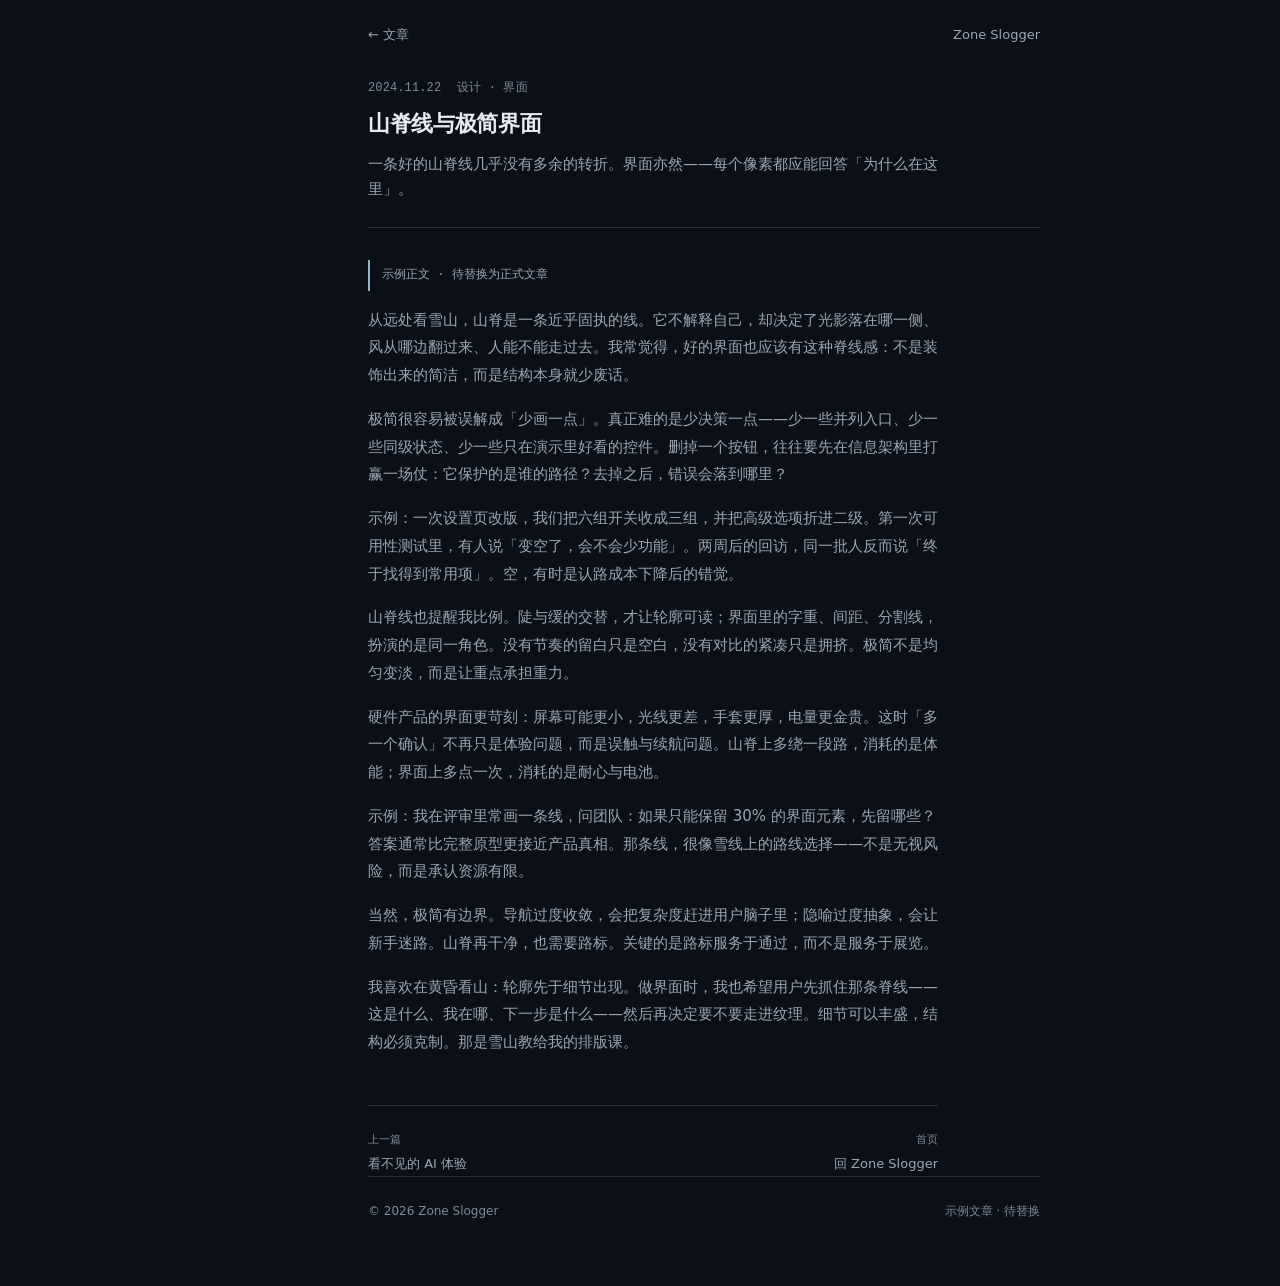
<file: articles/mountain-lines-minimal-ui.html>
<!DOCTYPE html>
<html lang="zh-CN">
<head>
  <meta charset="UTF-8" />
  <meta name="viewport" content="width=device-width, initial-scale=1" />
  <meta name="description" content="山脊线与极简界面 — Zone Slogger" />
  <meta name="theme-color" content="#0b0f17" />
  <title>山脊线与极简界面 — Zone Slogger</title>
  <link rel="icon" href="data:image/svg+xml,%3Csvg xmlns='http://www.w3.org/2000/svg' viewBox='0 0 32 32'%3E%3Crect width='32' height='32' fill='%230b0f17'/%3E%3Cpath d='M16 6l1.2 3.8L21 11l-3.8 1.2L16 16l-1.2-3.8L11 11l3.8-1.2L16 6z' fill='%238eb8c4'/%3E%3Cpath d='M6 24h20l-4-6H10l-4 6z' fill='none' stroke='%238eb8c4' stroke-width='1.25'/%3E%3C/svg%3E" />
  <link rel="stylesheet" href="../assets/styles.css" />
</head>
<body class="article-page">
  <a class="skip-link" href="#article-main">跳到正文</a>

  <div class="page">
    <nav class="article-nav" aria-label="文章导航">
      <a href="../index.html#writing">← 文章</a>
      <a href="../index.html">Zone Slogger</a>
    </nav>

    <main id="article-main">
      <header class="article-header">
        <div class="article-header__meta">
          <time class="meta" datetime="2024-11-22">2024.11.22</time>
          <span class="meta">设计 · 界面</span>
        </div>
        <h1>山脊线与极简界面</h1>
        <p class="article-deck">一条好的山脊线几乎没有多余的转折。界面亦然——每个像素都应能回答「为什么在这里」。</p>
      </header>

      <article class="article-body">

      <p class="sample-note">示例正文 · 待替换为正式文章</p>

<p>
        从远处看雪山，山脊是一条近乎固执的线。它不解释自己，却决定了光影落在哪一侧、风从哪边翻过来、人能不能走过去。我常觉得，好的界面也应该有这种脊线感：不是装饰出来的简洁，而是结构本身就少废话。
      </p>
<p>
        极简很容易被误解成「少画一点」。真正难的是少决策一点——少一些并列入口、少一些同级状态、少一些只在演示里好看的控件。删掉一个按钮，往往要先在信息架构里打赢一场仗：它保护的是谁的路径？去掉之后，错误会落到哪里？
      </p>
<p>
        示例：一次设置页改版，我们把六组开关收成三组，并把高级选项折进二级。第一次可用性测试里，有人说「变空了，会不会少功能」。两周后的回访，同一批人反而说「终于找得到常用项」。空，有时是认路成本下降后的错觉。
      </p>
<p>
        山脊线也提醒我比例。陡与缓的交替，才让轮廓可读；界面里的字重、间距、分割线，扮演的是同一角色。没有节奏的留白只是空白，没有对比的紧凑只是拥挤。极简不是均匀变淡，而是让重点承担重力。
      </p>
<p>
        硬件产品的界面更苛刻：屏幕可能更小，光线更差，手套更厚，电量更金贵。这时「多一个确认」不再只是体验问题，而是误触与续航问题。山脊上多绕一段路，消耗的是体能；界面上多点一次，消耗的是耐心与电池。
      </p>
<p>
        示例：我在评审里常画一条线，问团队：如果只能保留 30% 的界面元素，先留哪些？答案通常比完整原型更接近产品真相。那条线，很像雪线上的路线选择——不是无视风险，而是承认资源有限。
      </p>
<p>
        当然，极简有边界。导航过度收敛，会把复杂度赶进用户脑子里；隐喻过度抽象，会让新手迷路。山脊再干净，也需要路标。关键的是路标服务于通过，而不是服务于展览。
      </p>
<p>
        我喜欢在黄昏看山：轮廓先于细节出现。做界面时，我也希望用户先抓住那条脊线——这是什么、我在哪、下一步是什么——然后再决定要不要走进纹理。细节可以丰盛，结构必须克制。那是雪山教给我的排版课。
      </p>
        <nav class="article-end" aria-label="上下篇">
          <a class="dir" href="invisible-ai-ux.html"><span>上一篇</span>看不见的 AI 体验</a>
          <a class="dir dir--next" href="../index.html"><span>首页</span>回 Zone Slogger</a>
        </nav>
      </article>
    </main>

    <footer class="site-footer">
      <span>© 2026 Zone Slogger</span>
      <span>示例文章 · 待替换</span>
    </footer>
  </div>
</body>
</html>
</file>
<file: assets/styles.css>
/* Zone Slogger v6 — editorial field notes. Typography is the design. */
:root {
  color-scheme: dark;
  --bg: #0b0f17;
  --text-1: #e6ebf2;
  --text-2: #9aa6b5;
  --text-3: #7d8a9a;
  --hairline: #243041;
  --accent: #8eb8c4;
  --row-hover: rgba(142, 184, 196, 0.06);
  --space-1: 4px;
  --space-2: 8px;
  --space-3: 12px;
  --space-4: 16px;
  --space-5: 24px;
  --space-6: 32px;
  --space-7: 48px;
  --space-8: 64px;
  --font: system-ui, -apple-system, "PingFang SC", "Hiragino Sans GB", "Noto Sans SC", "Microsoft YaHei", sans-serif;
  --mono: ui-monospace, "SF Mono", "SFMono-Regular", Menlo, Consolas, monospace;
  --measure: 42rem; /* ~672px */
  --label-w: 6.5rem;
}

*, *::before, *::after { box-sizing: border-box; }

html {
  scroll-behavior: smooth;
  scroll-padding-top: 24px;
  -webkit-text-size-adjust: 100%;
}

body {
  margin: 0;
  min-height: 100vh;
  background: var(--bg);
  color: var(--text-1);
  font-family: var(--font);
  font-size: 15px;
  font-weight: 400;
  line-height: 1.75;
  -webkit-font-smoothing: antialiased;
  text-rendering: optimizeLegibility;
}

h1, h2, h3, p, ul, ol, dl, dd, figure { margin: 0; }
ul, ol { padding: 0; list-style: none; }

a {
  color: var(--accent);
  text-decoration: none;
  text-underline-offset: 0.2em;
}
a:hover { text-decoration: underline; }
a:focus-visible,
button:focus-visible {
  outline: 2px solid var(--accent);
  outline-offset: 3px;
}

button {
  font: inherit;
  color: inherit;
  cursor: pointer;
  background: transparent;
  border: 0;
  padding: 0;
}

::selection {
  background: #2a3d4c;
  color: #fff;
}

.sr-only {
  position: absolute;
  width: 1px;
  height: 1px;
  padding: 0;
  margin: -1px;
  overflow: hidden;
  clip-path: inset(50%);
  white-space: nowrap;
  border: 0;
}

.skip-link {
  position: fixed;
  left: 12px;
  top: -80px;
  z-index: 100;
  background: var(--text-1);
  color: var(--bg);
  padding: 8px 12px;
  font-size: 13px;
}
.skip-link:focus { top: 8px; }

.meta {
  font-family: var(--mono);
  font-size: 12px;
  font-weight: 400;
  line-height: 1.5;
  color: var(--text-3);
  font-variant-numeric: tabular-nums;
  letter-spacing: 0.01em;
}

/* ——— Shell ——— */
.page {
  width: min(100% - 2 * var(--space-5), var(--measure));
  margin: 0 auto;
  padding: var(--space-7) 0 var(--space-8);
}

@media (min-width: 880px) {
  .page {
    width: min(100% - 2 * var(--space-5), calc(var(--measure) + var(--label-w) + var(--space-5)));
    padding-left: calc(var(--label-w) + var(--space-5));
  }
}

/* ——— Header ——— */
.site-header {
  padding-bottom: var(--space-5);
  border-bottom: 1px solid var(--hairline);
  margin-bottom: var(--space-6);
}

.site-header__name {
  display: flex;
  align-items: baseline;
  gap: var(--space-3);
  margin-bottom: var(--space-2);
}

.site-header__name h1 {
  font-size: 28px;
  font-weight: 600;
  line-height: 1.2;
  letter-spacing: -0.03em;
  text-wrap: balance;
}

.mark {
  flex: none;
  width: 18px;
  height: 18px;
  color: var(--accent);
  opacity: 0.85;
  transform: translateY(1px);
}

.role {
  font-size: 15px;
  color: var(--text-1);
  margin-bottom: var(--space-2);
}
.role span { color: var(--text-3); margin: 0 0.35em; }

.lede {
  color: var(--text-2);
  max-width: 36em;
  margin-bottom: var(--space-4);
}

.header-links {
  display: flex;
  flex-wrap: wrap;
  align-items: baseline;
  gap: var(--space-2) 0;
  font-size: 13px;
}
.header-links > * + *::before {
  content: "·";
  margin: 0 0.65em;
  color: var(--text-3);
  text-decoration: none;
  pointer-events: none;
}
.header-links a { color: var(--text-2); }
.header-links a:hover { color: var(--accent); }
.header-links .pending {
  color: var(--text-3);
  font-size: 12px;
}

/* ——— Sections ——— */
.section {
  position: relative;
  margin-bottom: var(--space-6);
  padding-bottom: var(--space-5);
  border-bottom: 1px solid var(--hairline);
}
.section:last-of-type {
  border-bottom: 0;
  padding-bottom: 0;
  margin-bottom: var(--space-6);
}

.section__label {
  display: block;
  font-family: var(--mono);
  font-size: 12px;
  font-weight: 400;
  color: var(--text-3);
  letter-spacing: 0.04em;
  margin-bottom: var(--space-4);
  font-variant-numeric: tabular-nums;
}

@media (min-width: 880px) {
  .section__label {
    position: absolute;
    left: calc(-1 * (var(--label-w) + var(--space-5)));
    top: 0.2em;
    width: var(--label-w);
    margin: 0;
    text-align: right;
  }
}

.section__title {
  font-size: 13px;
  font-weight: 500;
  color: var(--text-1);
  margin-bottom: var(--space-3);
  letter-spacing: 0.02em;
}

.prose p {
  color: var(--text-2);
  margin-bottom: var(--space-3);
}
.prose p:last-child { margin-bottom: 0; }

/* ——— List rows ——— */
.rows { display: flex; flex-direction: column; }

.row {
  display: grid;
  grid-template-columns: 10ch 1fr;
  column-gap: var(--space-4);
  align-items: baseline;
  padding: 10px 0;
  margin: 0 calc(-1 * var(--space-2));
  padding-left: var(--space-2);
  padding-right: var(--space-2);
  border-radius: 4px;
  color: inherit;
  text-decoration: none;
}
.row + .row { border-top: 1px solid var(--hairline); }

a.row:hover {
  background: var(--row-hover);
  text-decoration: none;
}
a.row:hover .row__title { color: var(--accent); }

.row__date,
.row__meta {
  font-family: var(--mono);
  font-size: 12px;
  color: var(--text-3);
  font-variant-numeric: tabular-nums;
  line-height: 1.5;
}

.row__body { min-width: 0; }

.row__title {
  display: block;
  font-size: 15px;
  font-weight: 500;
  color: var(--text-1);
  line-height: 1.45;
  text-wrap: balance;
}

.row__desc {
  display: block;
  margin-top: 2px;
  font-size: 13px;
  color: var(--text-3);
  line-height: 1.6;
}

.row__tag {
  font-family: var(--mono);
  font-size: 12px;
  color: var(--text-3);
  margin-left: 0.6em;
  font-weight: 400;
}

/* Interests: two compact blocks, no boxes */
.interest-pair {
  display: grid;
  grid-template-columns: 1fr 1fr;
  gap: var(--space-5);
}
@media (max-width: 560px) {
  .interest-pair { grid-template-columns: 1fr; gap: var(--space-5); }
}

.interest h3 {
  font-size: 17px;
  font-weight: 500;
  line-height: 1.35;
  margin-bottom: var(--space-1);
  display: flex;
  align-items: baseline;
  gap: var(--space-2);
}
.interest h3 .meta { font-size: 11px; letter-spacing: 0.06em; }

.interest > p {
  color: var(--text-2);
  font-size: 13px;
  margin-bottom: var(--space-3);
  line-height: 1.65;
}

.interest dl {
  font-size: 13px;
}
.interest dl div {
  display: grid;
  grid-template-columns: 3.5em 1fr;
  gap: var(--space-2);
  padding: 5px 0;
  border-top: 1px solid var(--hairline);
}
.interest dt { color: var(--text-3); }
.interest dd { color: var(--text-2); }

/* Contact */
.contact-block .email-row {
  display: flex;
  flex-wrap: wrap;
  align-items: center;
  gap: var(--space-3);
  margin: var(--space-3) 0 var(--space-4);
}
.contact-block .email-row a {
  font-family: var(--mono);
  font-size: 14px;
  color: var(--text-1);
}
.contact-block .email-row a:hover { color: var(--accent); }

#copyEmail {
  border: 1px solid var(--hairline);
  color: var(--text-2);
  font-size: 12px;
  padding: 4px 10px;
  min-height: 28px;
  border-radius: 3px;
}
#copyEmail:hover {
  border-color: var(--accent);
  color: var(--accent);
}

.social-list {
  display: flex;
  flex-wrap: wrap;
  gap: var(--space-2) var(--space-4);
  font-size: 13px;
  color: var(--text-3);
}
.social-list a { color: var(--text-2); }
.social-list small {
  font-family: var(--mono);
  font-size: 11px;
  margin-left: 4px;
  color: var(--text-3);
}

.contact-note {
  color: var(--text-2);
  font-size: 14px;
}

/* Footer */
.site-footer {
  display: flex;
  flex-wrap: wrap;
  justify-content: space-between;
  gap: var(--space-2) var(--space-4);
  padding-top: var(--space-5);
  border-top: 1px solid var(--hairline);
  font-size: 12px;
  color: var(--text-3);
}
.site-footer a { color: var(--text-3); }
.site-footer a:hover { color: var(--accent); }

/* ——— Article pages ——— */
.article-page .page {
  padding-top: var(--space-5);
}

.article-nav {
  display: flex;
  justify-content: space-between;
  align-items: baseline;
  gap: var(--space-4);
  margin-bottom: var(--space-6);
  font-size: 13px;
}
.article-nav a { color: var(--text-2); }
.article-nav a:hover { color: var(--accent); }

.article-header {
  margin-bottom: var(--space-6);
  padding-bottom: var(--space-5);
  border-bottom: 1px solid var(--hairline);
}

.article-header h1 {
  font-size: 22px;
  font-weight: 600;
  line-height: 1.4;
  letter-spacing: -0.015em;
  text-wrap: balance;
  margin-bottom: var(--space-3);
}

.article-header__meta {
  display: flex;
  flex-wrap: wrap;
  gap: var(--space-2) var(--space-4);
  margin-bottom: var(--space-3);
}

.article-deck {
  color: var(--text-2);
  font-size: 15px;
  line-height: 1.7;
  max-width: 38em;
}

.article-body {
  font-size: 15px;
  line-height: 1.85;
  max-width: 38em; /* ~38–42 CJK chars */
}

.article-body p {
  color: var(--text-2);
  margin-bottom: var(--space-4);
}

.sample-note {
  font-family: var(--mono);
  font-size: 12px;
  color: var(--text-3);
  border-left: 2px solid var(--accent);
  padding: 6px 0 6px 12px;
  margin-bottom: var(--space-5);
  line-height: 1.6;
}

.article-end {
  display: flex;
  justify-content: space-between;
  gap: var(--space-4);
  margin-top: var(--space-7);
  padding-top: var(--space-5);
  border-top: 1px solid var(--hairline);
  font-size: 13px;
}
.article-end a { color: var(--text-2); }
.article-end a:hover { color: var(--accent); }
.article-end .dir {
  display: flex;
  flex-direction: column;
  gap: 2px;
  max-width: 45%;
}
.article-end .dir span {
  font-family: var(--mono);
  font-size: 11px;
  color: var(--text-3);
}
.article-end .dir--next { text-align: right; margin-left: auto; }

@media (max-width: 480px) {
  .page { width: calc(100% - 2 * var(--space-4)); padding-top: var(--space-5); }
  .site-header__name h1 { font-size: 24px; }
  .row { grid-template-columns: 1fr; gap: 2px; }
  .row__date { order: -1; }
  .article-header h1 { font-size: 20px; }
  .article-end { flex-direction: column; }
  .article-end .dir,
  .article-end .dir--next { max-width: 100%; text-align: left; margin: 0; }
}

@media (prefers-reduced-motion: reduce) {
  html { scroll-behavior: auto; }
}
</file>
<file: assets/home.css>
/* Zone Slogger homepage v9.1 — deep-space editorial.
   Articles do not load this file. */

body.home {
  --bg: #080F1D;
  --bg-2: #111D35;
  --nebula: #34466B;
  --text-1: #E8EEF7;
  --text-2: #B7C3D6;
  --text-3: #8090A8;
  --desc: #C9D3E4;
  --accent: #A9CBE0;
  --hairline: rgba(232, 238, 247, 0.10);
  --hairline-strong: rgba(232, 238, 247, 0.16);
  --shell: min(100% - 96px, 1080px);
  --font: system-ui, -apple-system, "PingFang SC", "Hiragino Sans GB", "Noto Sans SC", "Microsoft YaHei", sans-serif;
  --serif: "Songti SC", "Noto Serif SC", "Source Han Serif SC", "STSong", "SimSun", serif;
  --mono: ui-monospace, "SF Mono", Menlo, Consolas, monospace;
  --nav-h: 64px;

  margin: 0;
  min-height: 100vh;
  color: var(--text-1);
  font-family: var(--font);
  font-size: 15px;
  font-weight: 400;
  line-height: 1.7;
  -webkit-font-smoothing: antialiased;
  text-rendering: optimizeLegibility;
  background: var(--bg);
  overflow-x: clip;
  position: relative;
}
html {
  overflow-x: clip;
}

body.home a { color: var(--text-2); text-decoration: none; }
body.home a:hover { color: var(--text-1); }
body.home a:focus-visible,
body.home button:focus-visible {
  outline: 1px solid var(--accent);
  outline-offset: 3px;
}

body.home h1, body.home h2, body.home h3, body.home p,
body.home ul, body.home ol, body.home dl, body.home dd, body.home figure {
  margin: 0;
}
body.home ul, body.home ol { padding: 0; list-style: none; }

.shell {
  width: var(--shell);
  margin: 0 auto;
  padding: 0 0 56px;
  position: relative;
}
@media (max-width: 720px) {
  body.home { --shell: min(100% - 32px, 1080px); --nav-h: 56px; }
}

/* ——— Topbar: full-bleed, transparent over hero ——— */
.topbar {
  position: sticky;
  top: 0;
  z-index: 40;
  width: 100%;
  background: transparent;
  border-bottom: 1px solid transparent;
  transition: background 0.22s ease, border-color 0.22s ease, backdrop-filter 0.22s ease;
}
.topbar.is-scrolled {
  background: rgba(8, 15, 29, 0.55);
  border-bottom-color: var(--hairline);
  backdrop-filter: blur(10px);
  -webkit-backdrop-filter: blur(10px);
}
.topbar__inner {
  width: var(--shell);
  margin: 0 auto;
  height: var(--nav-h);
  display: flex;
  align-items: center;
  justify-content: space-between;
  gap: 24px;
}

.wordmark {
  display: flex;
  align-items: baseline;
  gap: 8px;
  color: var(--text-1) !important;
  text-decoration: none !important;
  min-width: 0;
}
.wordmark:hover { color: var(--text-1) !important; }
.wordmark__name {
  font-family: var(--serif);
  font-size: 16px;
  font-weight: 600;
  letter-spacing: 0.01em;
  white-space: nowrap;
}
.wordmark__suffix {
  font-size: 11px;
  color: var(--text-3);
  white-space: nowrap;
  overflow: hidden;
  text-overflow: ellipsis;
}

.topnav {
  display: flex;
  align-items: center;
  gap: 28px;
  flex-shrink: 0;
}
.topnav a {
  font-size: 13px;
  color: var(--text-3) !important;
  letter-spacing: 0.02em;
}
.topnav a:hover { color: var(--text-1) !important; }

.nav-toggle {
  display: none;
  width: 40px;
  height: 40px;
  align-items: center;
  justify-content: center;
  color: var(--text-2);
  border: 0;
  background: transparent;
  cursor: pointer;
  margin-right: -8px;
}
.nav-toggle__bars {
  display: block;
  width: 18px;
  height: 1px;
  background: currentColor;
  position: relative;
  box-shadow: 0 -5px 0 currentColor, 0 5px 0 currentColor;
}
.nav-toggle[aria-expanded="true"] .nav-toggle__bars {
  background: transparent;
  box-shadow: none;
}
.nav-toggle[aria-expanded="true"] .nav-toggle__bars::before,
.nav-toggle[aria-expanded="true"] .nav-toggle__bars::after {
  content: "";
  position: absolute;
  left: 0; right: 0;
  height: 1px;
  background: var(--text-1);
  top: 0;
}
.nav-toggle[aria-expanded="true"] .nav-toggle__bars::before { transform: rotate(45deg); }
.nav-toggle[aria-expanded="true"] .nav-toggle__bars::after { transform: rotate(-45deg); }

.icon-link--text {
  width: 17px;
  height: 17px;
  display: inline-flex;
  align-items: center;
  justify-content: center;
  font-size: 11px;
  font-weight: 500;
  line-height: 1;
}

@media (max-width: 720px) {
  .nav-toggle { display: inline-flex; }
  .wordmark__suffix { display: none; }
  .topnav {
    display: none;
    position: fixed;
    top: var(--nav-h);
    left: 0;
    right: 0;
    flex-direction: column;
    align-items: stretch;
    gap: 0;
    padding: 8px 20px 20px;
    background: #080F1D; /* opaque deep-space — no glass/blur bleed-through */
    border-bottom: 1px solid var(--hairline);
    z-index: 50;
  }
  .topnav.is-open { display: flex; }
  .topnav a {
    padding: 12px 4px;
    border-bottom: 1px solid var(--hairline);
    font-size: 15px;
    color: var(--text-2) !important;
  }
  .topnav a:last-child { border-bottom: 0; }
}

#about, #work, #writing, #beyond, #contact {
  scroll-margin-top: calc(var(--nav-h) + 16px);
}

/* ——— Full-bleed sky (viewport-wide, no container edges) ——— */
.sky {
  position: absolute;
  top: 0;
  left: 0;
  width: 100%;
  /* cover first screen; whole layer fades out — no hard bottom edge */
  height: 72vh;
  max-height: 720px;
  pointer-events: none;
  z-index: 0;
  overflow: visible;
  -webkit-mask-image: linear-gradient(180deg, #000 0%, #000 42%, rgba(0,0,0,0.55) 68%, transparent 100%);
  mask-image: linear-gradient(180deg, #000 0%, #000 42%, rgba(0,0,0,0.55) 68%, transparent 100%);
}
.sky__glow {
  position: absolute;
  top: -5%;
  right: -12%;
  width: min(78vw, 980px);
  height: 85%;
  background: radial-gradient(
    ellipse 70% 60% at 55% 40%,
    rgba(52, 70, 107, 0.38) 0%,
    rgba(52, 70, 107, 0.16) 32%,
    rgba(52, 70, 107, 0.05) 55%,
    rgba(52, 70, 107, 0) 78%
  );
}
.sky__vignette {
  position: absolute;
  inset: -10% -5%;
  background: radial-gradient(
    ellipse 95% 85% at 42% 36%,
    rgba(8, 15, 29, 0) 0%,
    rgba(8, 15, 29, 0) 55%,
    rgba(8, 15, 29, 0.18) 100%
  );
}
.sky__stars {
  position: absolute;
  inset: 0;
  width: 100%;
  height: 72%;
  display: block;
}
.sky__stars circle { fill: #E8EEF7; }

.topbar { position: sticky; z-index: 40; }
.shell { position: relative; z-index: 1; }

/* ——— Hero: quiet personal intro ——— */
.hero {
  position: relative;
  min-height: 0;
  display: flex;
  flex-direction: column;
  justify-content: flex-start;
  padding: 28px 0 0;
  overflow: visible;
}
.hero__content {
  width: 100%;
  max-width: 36em;
  padding-top: 8px;
  padding-bottom: 0;
}
.hero__identity {
  display: flex;
  align-items: center;
  gap: 14px;
  margin: 0 0 22px;
}
.hero__avatar {
  flex: 0 0 auto;
  width: 44px;
  height: 44px;
  border-radius: 50%;
  overflow: hidden;
  background: #141c28;
}
.hero__avatar img,
.hero__avatar svg {
  display: block;
  width: 44px;
  height: 44px;
  border-radius: 50%;
  object-fit: cover;
}
.hero__who {
  min-width: 0;
  display: flex;
  flex-direction: column;
  gap: 4px;
}
body.home .hero__eyebrow {
  font-size: 11px;
  letter-spacing: 0.06em;
  color: var(--text-3);
  font-family: var(--mono);
  margin: 0;
  opacity: 0.7;
}
body.home h1.hero__name {
  font-family: var(--serif);
  font-size: 28px; /* modest personal name — not campaign display */
  font-weight: 600;
  letter-spacing: -0.02em;
  line-height: 1.25;
  margin: 0;
  padding: 0;
  color: var(--text-1);
  overflow: visible;
}
body.home .hero__headline {
  font-family: var(--font);
  font-size: 16px;
  font-weight: 400;
  letter-spacing: 0;
  line-height: 1.7;
  color: var(--text-2);
  max-width: 28em;
  margin: 0 0 14px;
}
body.home .hero__bio {
  font-size: 15px;
  line-height: 1.8;
  color: var(--desc);
  max-width: 32em;
  margin: 0 0 20px;
}
.hero__meta {
  display: flex;
  flex-wrap: wrap;
  align-items: center;
  gap: 12px 20px;
  margin-top: 0;
}
.hero__social {
  display: flex;
  align-items: center;
  gap: 16px;
}
.icon-link {
  display: inline-flex;
  color: var(--text-1) !important;
  opacity: 0.92;
}
.icon-link:hover { opacity: 1; color: var(--accent) !important; }
.icon-link.pending { opacity: 0.4; }
.icon-link svg { display: block; width: 18px; height: 18px; }

@media (max-width: 640px) {
  .sky {
    height: 100vh;
    max-height: none;
  }
  .hero {
    padding: 16px 0 0;
  }
  .hero__content { padding-top: 4px; }
  .hero__identity { gap: 12px; margin-bottom: 18px; }
  .hero__avatar,
  .hero__avatar img,
  .hero__avatar svg { width: 40px; height: 40px; }
  body.home h1.hero__name { font-size: 28px; line-height: 1.3; margin: 0; padding: 0; }
  body.home .hero__headline { font-size: 15px; margin: 0 0 12px; }
  body.home .hero__bio { font-size: 14px; margin: 0 0 16px; }
}

/* ——— About ——— */
.about {
  /* Clear break from hero social row; keep label + first lines on 1440×900 */
  padding: 84px 0 56px;
}
@media (max-width: 640px) {
  .about { padding: 52px 0 48px; }
}
.about__grid {
  display: grid;
  grid-template-columns: minmax(0, 1.55fr) minmax(0, 0.85fr);
  gap: 48px 72px;
  align-items: start;
}
.about__label {
  font-size: 11px;
  letter-spacing: 0.14em;
  color: var(--text-3);
  font-family: var(--mono);
  font-weight: 500;
  margin: 0 0 20px; /* section eyebrow, then air before lede */
  opacity: 0.8;
}
.about__copy .about__lede {
  font-size: 17px;
  line-height: 1.9;
  color: var(--text-1);
  max-width: 34em;
  margin-bottom: 18px;
}
.about__copy p {
  font-size: 15px;
  line-height: 1.95;
  color: var(--desc);
  max-width: 34em;
  margin-bottom: 16px;
}
.about__copy p:last-child { margin-bottom: 0; }
.about__facts {
  border-top: 1px solid var(--hairline);
  margin-top: 4px;
}
.about__facts > div {
  display: grid;
  grid-template-columns: 3.2em 1fr;
  gap: 16px;
  padding: 16px 0;
  border-bottom: 1px solid var(--hairline);
  align-items: baseline;
}
.about__facts dt {
  font-size: 11px;
  color: var(--text-3);
  font-family: var(--mono);
  letter-spacing: 0.04em;
}
.about__facts dd {
  font-size: 14px;
  color: var(--text-2);
  line-height: 1.55;
}
@media (max-width: 800px) {
  .about__grid { grid-template-columns: 1fr; gap: 28px; }
  .about__copy .about__lede { font-size: 16px; }
}

/* ——— Section heads ——— */
.sec-head {
  display: flex;
  align-items: baseline;
  justify-content: space-between;
  gap: 12px;
  margin-bottom: 28px;
}
.sec-head__title {
  font-family: var(--serif);
  font-size: 24px;
  font-weight: 600;
  color: var(--text-1);
  letter-spacing: -0.01em;
}
.sec-head__meta,
.sec-head__link {
  font-size: 12px;
  color: var(--text-3) !important;
  font-family: var(--mono);
  font-variant-numeric: tabular-nums;
}
.sec-head__link:hover { color: var(--text-1) !important; }

.badge {
  display: inline;
  font-size: 11px;
  color: var(--text-3);
  border: 0;
  padding: 0;
  margin-left: 0.35em;
  font-weight: 400;
  opacity: 0.75;
}
.badge::before { content: "· "; opacity: 0.6; }

/* ——— Selected Work ——— */
.work {
  padding: 48px 0 8px;
  border-top: 1px solid var(--hairline);
}
.work__list { display: flex; flex-direction: column; gap: 0; }

.project {
  padding: 36px 0;
  border-bottom: 1px solid var(--hairline);
}
.project:first-child { padding-top: 4px; }
.project__inner {
  display: grid;
  grid-template-columns: minmax(0, 0.95fr) minmax(0, 1.25fr);
  gap: 40px;
  align-items: center;
}
.project--compact .project__inner {
  grid-template-columns: minmax(0, 1fr) 160px;
  gap: 28px;
  align-items: start;
}
.project-eyebrow {
  font-size: 11px;
  color: var(--text-3);
  margin-bottom: 10px;
  font-family: var(--mono);
  font-variant-numeric: tabular-nums;
}
.project-title {
  font-family: var(--serif);
  font-size: 26px;
  font-weight: 600;
  letter-spacing: -0.02em;
  line-height: 1.3;
  margin-bottom: 12px;
  text-wrap: balance;
}
.project--compact .project-title { font-size: 20px; margin-bottom: 8px; }
.project-desc {
  font-size: 14px;
  line-height: 1.85;
  color: var(--desc);
  max-width: 34em;
  margin-bottom: 14px;
}
.project--compact .project-desc {
  font-size: 13px;
  margin-bottom: 10px;
}
.project-links {
  display: flex;
  flex-wrap: wrap;
  gap: 16px;
}
.project-link {
  font-size: 12px;
  color: var(--text-2) !important;
}
.project-link:hover { color: var(--accent) !important; }
.project-link.muted {
  color: var(--text-3) !important;
  cursor: default;
}
.project-link small {
  font-size: 11px;
  margin-left: 4px;
  opacity: 0.8;
}

.project-band__media,
.project__media {
  position: relative;
  display: grid;
  grid-template-columns: 2fr 1fr;
  gap: 10px;
  min-width: 0;
  isolation: isolate;
}
.project-band__media--posters,
.project__media--posters { grid-template-columns: repeat(3, 1fr); }

/* Deep-space blend for illustrations */
.project-band__media {
  background: linear-gradient(160deg, rgba(17, 29, 53, 0.85), rgba(8, 15, 29, 0.55));
  outline: 1px solid rgba(169, 203, 224, 0.06);
}
.project-band__media::after {
  content: "";
  position: absolute;
  inset: 0;
  background:
    linear-gradient(145deg, rgba(52, 70, 107, 0.45), rgba(8, 15, 29, 0.35));
  mix-blend-mode: multiply;
  pointer-events: none;
  z-index: 1;
}
.proj-visual,
.poster {
  border-radius: 0;
  overflow: hidden;
  background: transparent;
  border: 0;
  position: relative;
}
.proj-visual svg,
.poster svg {
  display: block;
  width: 100%;
  height: auto;
  opacity: 0.72;
  filter: saturate(0.7) brightness(0.82) contrast(0.92) hue-rotate(12deg);
}
.proj-visual--main { grid-row: 1 / span 2; }
.proj-visual--wide { grid-column: 1 / -1; }
.proj-visual-stack {
  display: flex;
  flex-direction: column;
  gap: 10px;
}

/* Compact: single small thumb */
.project--compact .project-band__media--thumb {
  display: block;
  width: 132px;
  height: 96px;
  justify-self: end;
  overflow: hidden;
  background: rgba(12, 20, 36, 0.7);
}
.project--compact .project-band__media--thumb .poster,
.project--compact .project-band__media--thumb .proj-visual,
.project--compact .project-band__media--thumb .proj-visual--wide {
  height: 100%;
}
.project--compact .project-band__media--thumb svg {
  width: 100% !important;
  height: 100% !important;
  max-height: none;
  object-fit: cover;
}
.project--compact .project-band__media--thumb .proj-visual-stack,
.project--compact .project-band__media--thumb .poster:not(:first-child),
.project--compact .project-band__media--thumb .proj-visual:not(.proj-visual--main):not(:first-child) {
  display: none;
}
.project--compact .project-band__media--posters.project-band__media--thumb {
  display: grid;
  grid-template-columns: 1fr;
}
.project--compact .project-band__media--posters.project-band__media--thumb .poster:nth-child(n+2) {
  display: none;
}
.project--compact .proj-visual--main { grid-row: auto; }

@media (max-width: 900px) {
  .project__inner,
  .project--compact .project__inner { grid-template-columns: 1fr; gap: 20px; }
  .project-title { font-size: 22px; }
  .project--compact .project-band__media--thumb {
    max-width: 220px;
    justify-self: start;
  }
}
@media (max-width: 560px) {
  .project-band__media:not(.project-band__media--thumb) { grid-template-columns: 1fr; }
  .proj-visual--main { grid-row: auto; }
  .proj-visual-stack { flex-direction: row; }
  .project-band__media--posters:not(.project-band__media--thumb) { grid-template-columns: repeat(3, 1fr); }
}

/* ——— Journal ——— */
.journal {
  padding: 56px 0;
  border-top: 1px solid var(--hairline);
}
.journal__layout {
  display: grid;
  grid-template-columns: minmax(0, 0.65fr) minmax(0, 1.35fr);
  gap: 40px;
  align-items: start;
}
.journal__map-label {
  font-size: 11px;
  color: var(--text-3);
  font-family: var(--mono);
  letter-spacing: 0.06em;
  margin-bottom: 12px;
}
.constellation {
  position: relative;
  background: transparent;
  overflow: hidden;
  opacity: 0.8;
}
.constellation__svg {
  display: block;
  width: 100%;
  height: auto;
  max-height: 140px;
}
.post-list {
  display: flex;
  flex-direction: column;
  border-top: 1px solid var(--hairline);
}
.post-list > li { border-bottom: 1px solid var(--hairline); }
.post-row {
  display: flex;
  align-items: baseline;
  justify-content: space-between;
  gap: 16px;
  padding: 18px 0;
  color: var(--text-1) !important;
  width: 100%;
  box-sizing: border-box;
  transition: color 0.12s ease;
}
.post-row:hover { color: var(--accent) !important; }
.post-row:hover .post-row__title,
.post-row:hover .post-row__chev { color: var(--accent); }
.post-row__title {
  font-size: 16px;
  font-weight: 400;
  line-height: 1.5;
  color: var(--text-1);
  text-wrap: balance;
}
.post-row__chev {
  flex: none;
  font-size: 13px;
  color: var(--text-3);
}
@media (max-width: 860px) {
  .journal__layout { grid-template-columns: 1fr; gap: 24px; }
  .constellation__svg { max-height: 110px; }
}

/* ——— Beyond Work: photo wall ——— */
.beyond {
  padding: 56px 0 36px;
  border-top: 1px solid var(--hairline);
}
.beyond .sec-head { margin-bottom: 28px; }

.beyond__wall {
  display: grid;
  grid-template-columns: 2fr 1fr 1fr;
  grid-auto-rows: auto;
  gap: 16px;
  align-items: start;
}
.photo-tile {
  margin: 0;
  min-width: 0;
  display: flex;
  flex-direction: column;
}
.photo-tile--full {
  grid-column: 1 / -1;
}
.photo-tile__frame {
  height: 200px; /* uniform image row height */
  overflow: hidden;
  background: transparent;
  margin-bottom: 8px;
  filter: saturate(0.9) brightness(0.92);
}
.photo-tile__frame svg,
.photo-tile__frame img {
  display: block;
  width: 100%;
  height: 100%;
  object-fit: cover;
}
.photo-tile__cap {
  display: flex;
  flex-direction: column;
  gap: 2px;
  min-height: 2.8em; /* keep caption baselines aligned within a row */
}
.photo-tile__place {
  font-size: 12px;
  color: var(--text-3);
  font-family: var(--mono);
  letter-spacing: 0.02em;
  line-height: 1.4;
}
.photo-tile__note {
  font-size: 12px;
  color: var(--text-3);
  opacity: 0.75;
  line-height: 1.4;
}

@media (max-width: 900px) {
  .beyond__wall {
    grid-template-columns: 1fr 1fr;
    gap: 14px;
  }
  .photo-tile--full { grid-column: 1 / -1; }
  .photo-tile__frame { height: 160px; }
}

@media (max-width: 520px) {
  .beyond__wall {
    grid-template-columns: 1fr 1fr;
    gap: 12px;
  }
  .photo-tile__frame { height: 140px; }
  .photo-tile__cap { min-height: 0; }
}

/* ——— Contact ——— */
.contact {
  padding: 48px 0 8px;
  border-top: 1px solid var(--hairline);
  margin-top: 20px;
}
.social-card {
  border: 0;
  background: transparent;
  padding: 0;
  max-width: 440px;
}
.social-card__note {
  font-size: 15px;
  color: var(--text-2);
  margin-bottom: 16px;
}
body.home .email-row {
  display: flex;
  flex-wrap: wrap;
  align-items: baseline;
  gap: 12px 16px;
  margin-bottom: 14px;
}
body.home .email-row a {
  font-size: 15px;
  font-variant-numeric: tabular-nums;
  font-family: var(--mono);
  color: var(--text-1) !important;
}
body.home .email-row a:hover { color: var(--accent) !important; }
body.home #copyEmail {
  border: 0;
  color: var(--text-3);
  font-size: 12px;
  padding: 0;
  background: transparent;
  cursor: pointer;
  font-family: inherit;
  text-decoration: underline;
  text-underline-offset: 0.2em;
}
body.home #copyEmail:hover { color: var(--text-1); }

.social-pending {
  display: flex;
  flex-wrap: wrap;
  gap: 8px 18px;
  font-size: 12px;
}
.social-pending a { color: var(--text-3) !important; }
.social-pending a:hover { color: var(--text-1) !important; }
.social-pending small {
  font-size: 10px;
  color: var(--text-3);
  margin-left: 4px;
  font-family: var(--mono);
  opacity: 0.8;
}

.site-foot {
  width: var(--shell);
  margin: 28px auto 0;
  padding-top: 18px;
  border-top: 1px solid var(--hairline);
  display: flex;
  justify-content: space-between;
  align-items: center;
  gap: 12px;
  font-size: 11px;
  color: var(--text-3);
  font-family: var(--mono);
  font-variant-numeric: tabular-nums;
}
.site-foot a { color: var(--text-3) !important; }
.site-foot a:hover { color: var(--text-1) !important; }

@media (prefers-reduced-motion: reduce) {
  .post-row, .topbar { transition: none; }
  html { scroll-behavior: auto !important; }
}
</file>
